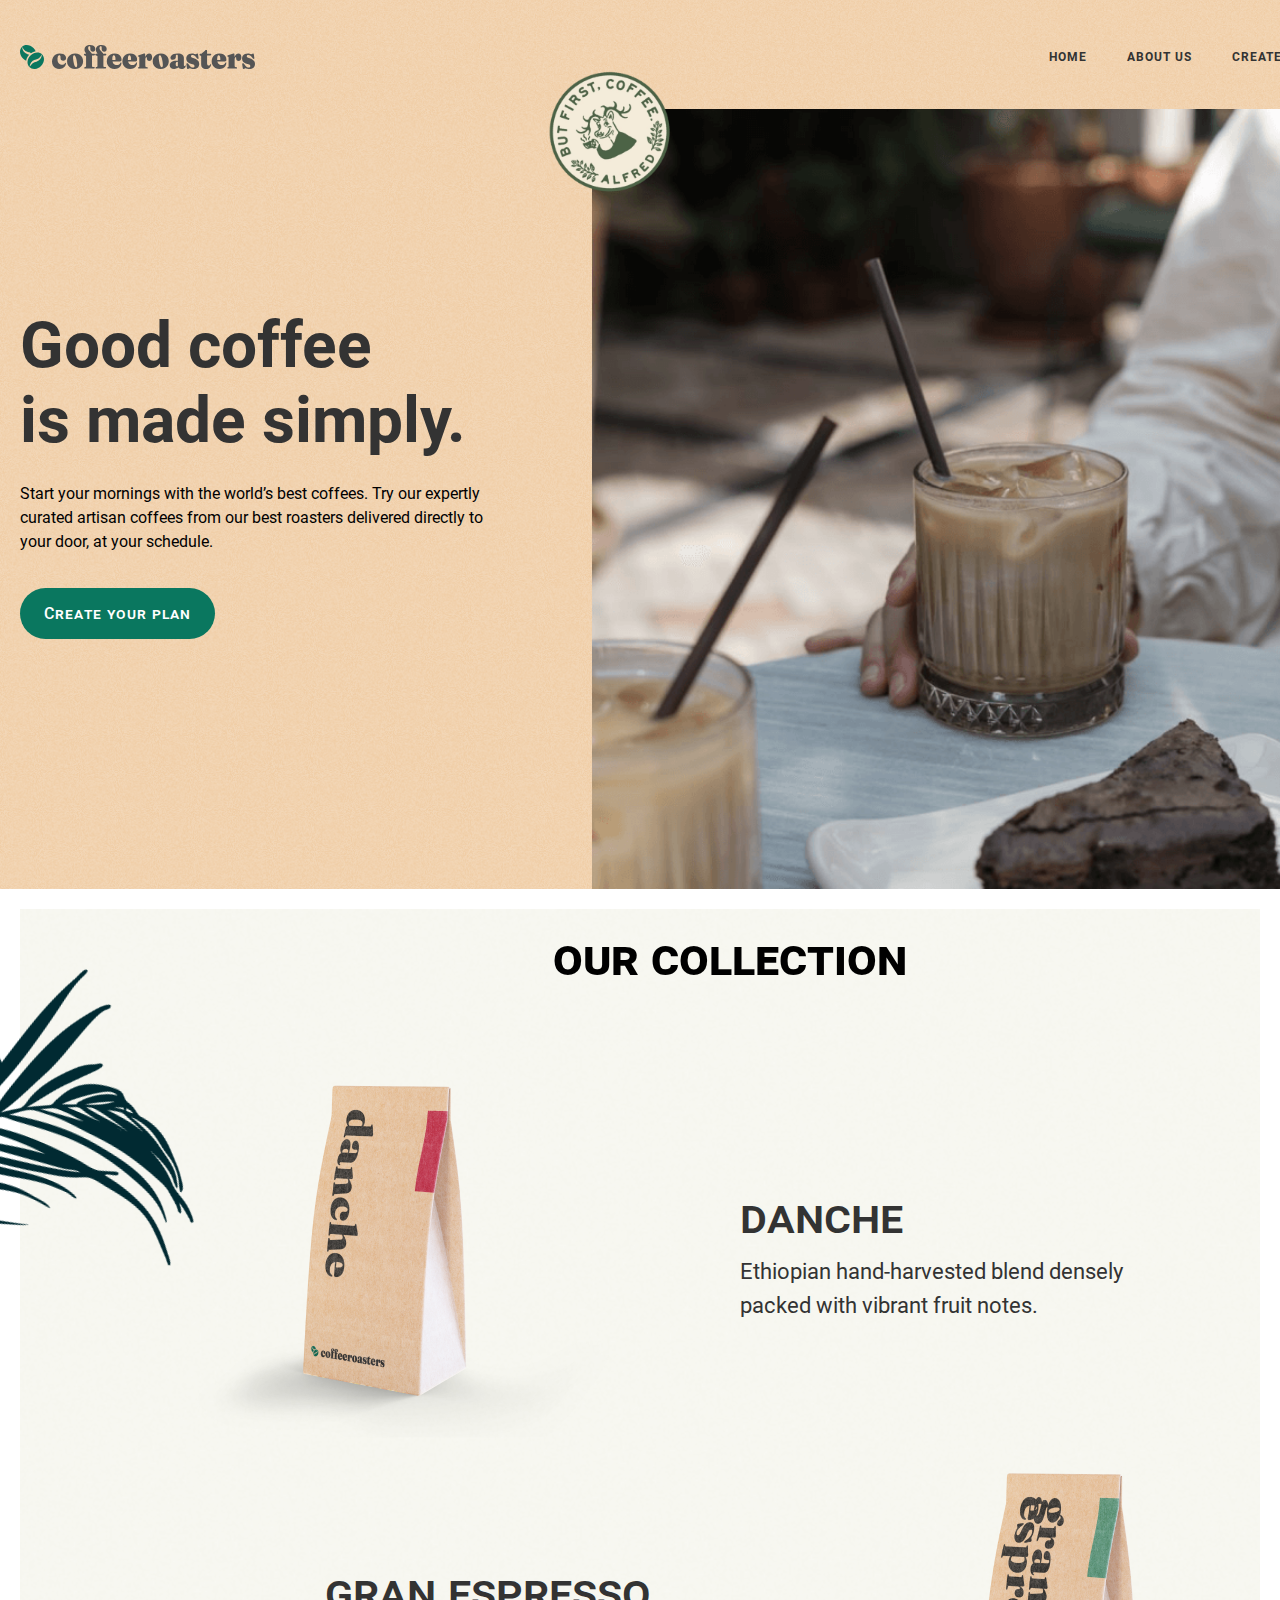
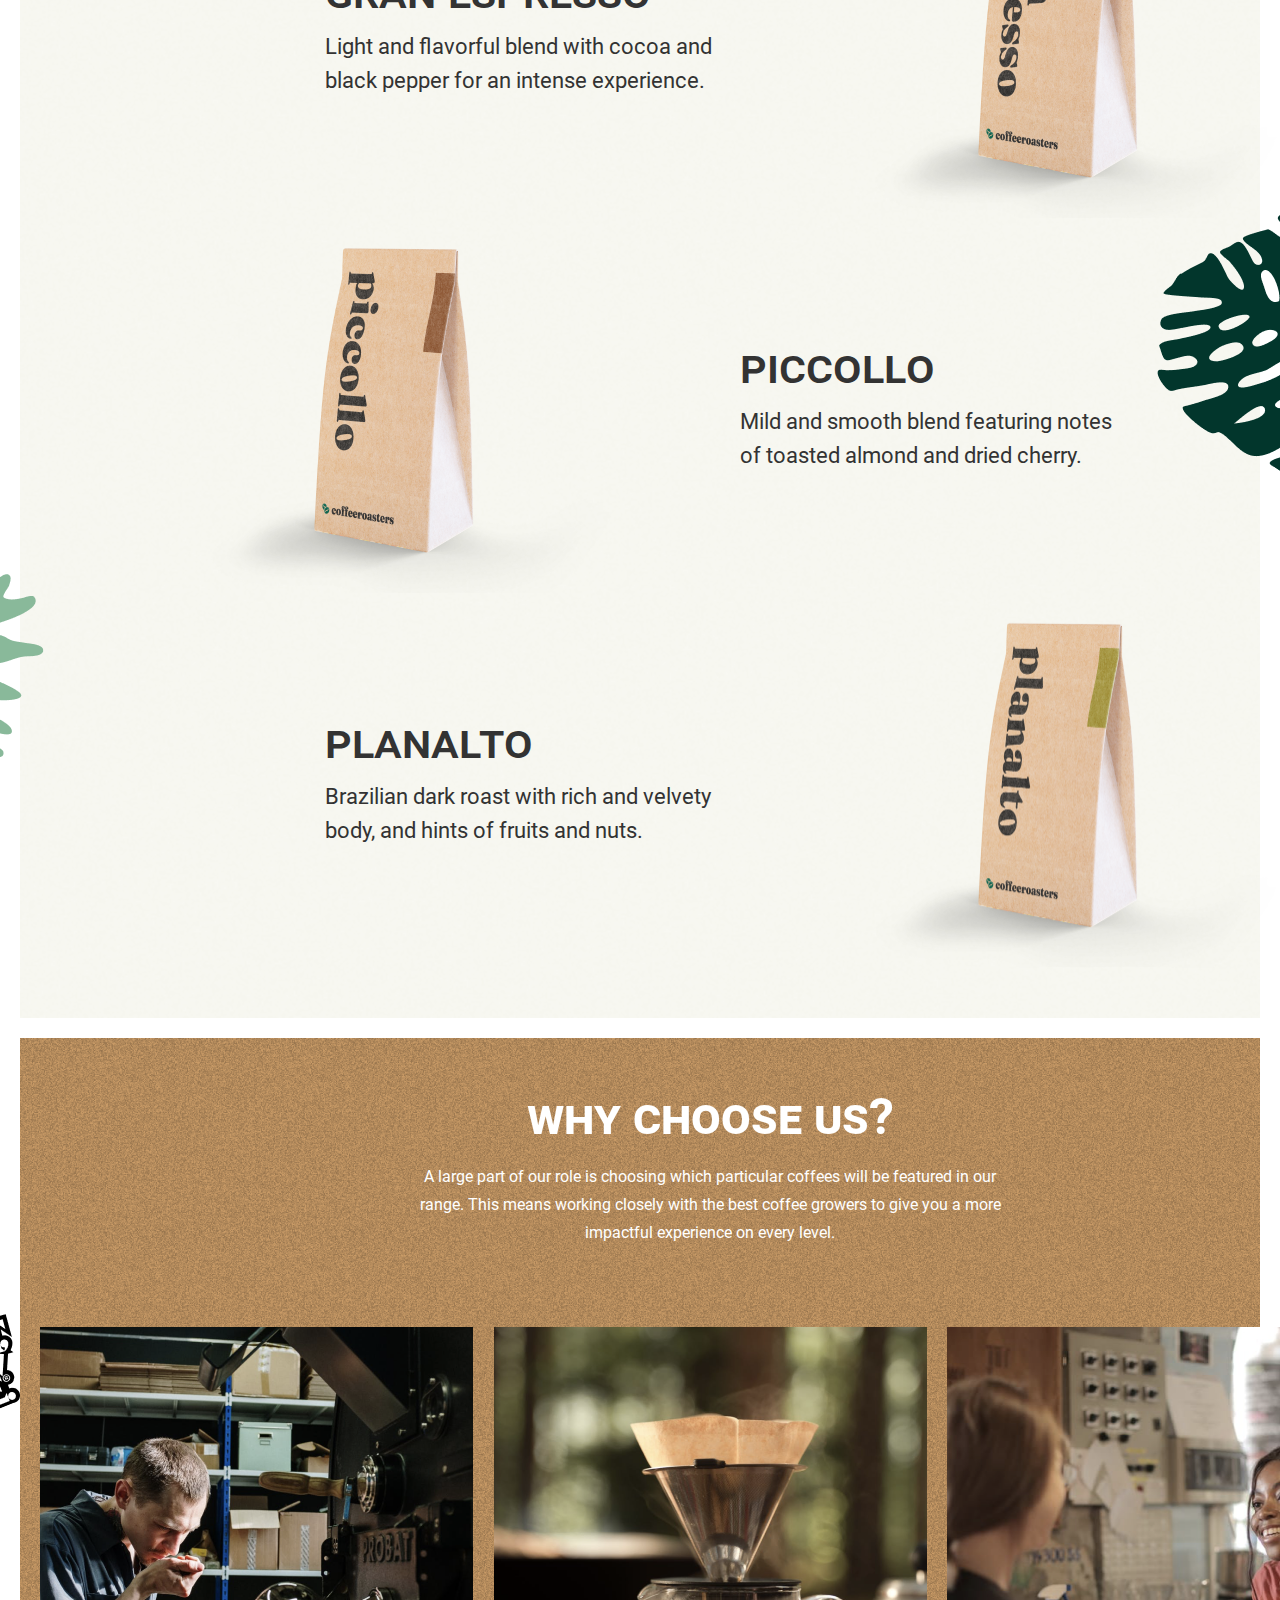
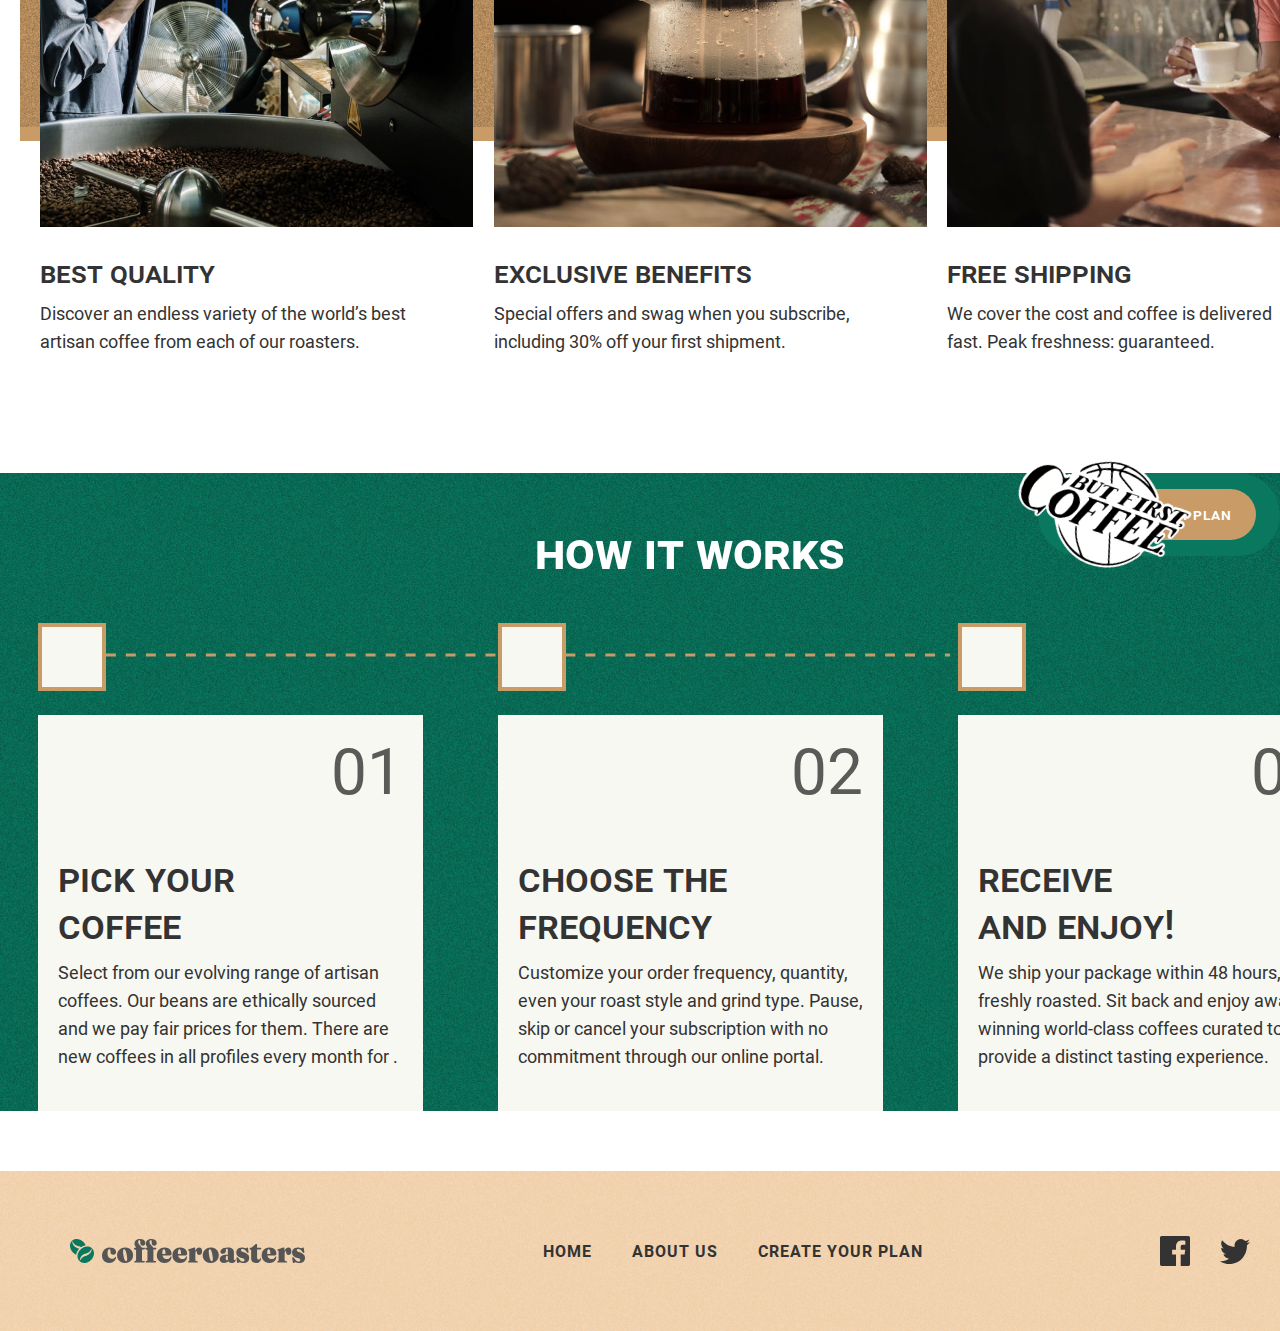
<file: index.html>
<!DOCTYPE html>
<html lang="en">
<head>
  <meta charset="UTF-8">
  <meta http-equiv="X-UA-Compatible" content="IE=edge">
  <meta name="viewport" content="width=device-width, initial-scale=1.0">
  <title>Coffeeroasters</title>
  <link rel="stylesheet" href="./css/main.css">
</head>
<body>
  <header class="header">
    <div class="container">
      <div class="header__inner">
        <img src="./images/header-logo.svg" alt="coffeeroasters site logo" class="header__logo" width="235" height="24">
        <nav class="header__nav nav">
          <ol class="nav__list">
            <li class="nav__item"><a href="./index.html" class="nav__link">HOME</a></li>
            <li class="nav__item"><a href="./about_us.html" class="nav__link">ABOUT US</a></li>
            <li class="nav__item"><a href="./create.html" class="nav__link">Create your plan</a></li>
          </ol>
        </nav>
      </div>
    </div>
  </header>
  
  <main>
    <section class="hero__section">
      <div class="hero">
        <div class="container">
          <div class="hero__inner">
            <div class="hero__left">
              <h1 class="hero__title">
                Good coffee <br>
                is made simply.
              </h1>
              <p class="hero__desc">
                Start your mornings with the world’s best coffees. 
                Try our expertly curated artisan coffees from our best roasters delivered directly to your door, at your schedule.
              </p>
              <a class="hero-button">
                Create your plan
              </a>
            </div>
            
          </div>
        </div>
      </div>
    </section>
    
    <section class="collection">
      <div class="collection__inner">
        <div class="collection__content">
          <div class="container">
            <h2 class="collection__title">
              our collection
            </h2>
            
            <ul class="collection__list">
              <li class="collection__item item">
                <img 
                src="./images/collection/c1.png"
                alt="picture of a box of danche coffee"
                srcset="./images/collection/c1.png 1x, ./images/collection/c1@2x.png 2x" 
                class="item__img odd">
                <div class="item__text">
                  <h3 class="item__title">
                    danche
                  </h3>
                  <p class="item__desc">
                    Ethiopian hand-harvested blend densely packed with vibrant fruit notes.
                  </p>
                </div>
              </li>
              <li class="collection__item item">
                <img 
                src="./images/collection/c2.png"
                srcset="./images/collection/c2.png 1x, ./images/collection/c2@2x.png 2x"  
                alt="picture of a box of danche coffee" 
                class="item__img even">
                <div class="item__text">
                  <h3 class="item__title">
                    gran espresso
                  </h3>
                  <p class="item__desc">
                    Light and flavorful blend with cocoa and black pepper for an intense experience.                  </p>
                  </div>
                </li>
                <li class="collection__item item">
                  <img 
                  src="./images/collection/c3.png"
                  srcset="./images/collection/c3.png 1x, ./images/collection/c3@2x.png 2x"  
                  alt="picture of a box of danche coffee" 
                  class="item__img odd">
                  <div class="item__text">
                    <h3 class="item__title">
                      piccollo
                    </h3>
                    <p class="item__desc">
                      Mild and smooth blend featuring notes of toasted almond and dried cherry.  
                    </p>
                  </div>
                </li>
                <li class="collection__item item">
                  <img 
                  src="./images/collection/c4.png"
                  srcset="./images/collection/c4.png 1x, ./images/collection/c4@2x.png 2x" 
                  alt="picture of a box of danche coffee" 
                  class="item__img even">
                  <div class="item__text">
                    <h3 class="item__title">
                      planalto
                    </h3>
                    <p class="item__desc">
                      Brazilian dark roast with rich and velvety body, and hints of fruits and nuts.                  
                    </p>
                    </div>
                  </li>
                </ul>
              </div>
            </div>
          </div>
    </section>
        
    <section class="why">
          <div class="why__inner">
            <div class="container">
              <div class="why__section">
                <div class="why__content">
                  <h2 class="why__title">
                    why choose us?
                  </h2>
                  <p class="why__desc">
                    A large part of our role is choosing which particular coffees will be featured 
                    in our range. This means working closely with the best coffee growers to give 
                    you a more impactful experience on every level.
                  </p>
                  
                  <ul class="why__list list">
                    <li class="list__item">
                      <img 
                      src="./images/why/why1.png"
                      src="./images/why/why1.png 1x, ./images/why/why1@x2.png 2x"  
                      alt="a guy is smelling coffee in warehouse" class="list__img">
                      <h3 class="list__title">
                        best quality
                      </h3>
                      <p class="list__desc">
                        Discover an endless variety of the world’s best <br> artisan coffee from each of our roasters.
                      </p>
                    </li>
                    <li class="list__item">
                      <img src="./images/why/why2.png" 
                      src="./images/why/why2.png 1x, ./images/why/why2@x2.png 2x"
                      alt="" class="list__img">
                      <h3 class="list__title">
                        exclusive benefits
                      </h3>
                      <p class="list__desc">
                        Special offers and swag when you subscribe, <br> including 30% off your first shipment.
                      </p>
                    </li>
                    <li class="list__item">
                      <img src="./images/why/why3.png" 
                      src="./images/why/why3.png 1x, ./images/why/why3@x2.png 2x"
                      alt="" class="list__img">
                      <h3 class="list__title">
                        free shipping
                      </h3>
                      <p class="list__desc">
                        We cover the cost and coffee is delivered <br> fast. Peak freshness: guaranteed.
                      </p>
                    </li>
                  </ul>
                </div>
              </div>
            </div>
          </div>
    </section>
        
    <section class="how">
          <div class="how__inner">
            <div class="container">
              <div class="how__content">
                <h2 class="how__tittle">
                  how it works
                </h2>
                
                <ol class="how__list">
                  <li class="how__item subitem">
                    <div class="subitem__box"></div>
                    <div class="subitem__text">
                      <p class="subitem__number">
                        01
                      </p>
                      <h3 class="subitem__title">
                        pick your coffee
                      </h3>
                      <p class="subitem__desc">
                        Select from our evolving range of artisan coffees.
                        Our beans are ethically sourced and we pay fair prices for them. 
                        There are new coffees in all profiles every month for .
                      </p>
                    </div>
                  </li>
                  
                  <li class="how__item subitem">
                    <div class="subitem__box"></div>
                    <div class="subitem__text">
                      <p class="subitem__number">
                        02
                      </p>
                      <h3 class="subitem__title">
                        choose the frequency
                      </h3>
                      <p class="subitem__desc">
                        Customize your order frequency, quantity, even your roast style and grind type.
                        Pause, skip or cancel your subscription with no commitment through our online portal.
                      </p>
                    </div>
                  </li>
                  
                  <li class="how__item subitem">
                    <div class="subitem__box"></div>
                    <div class="subitem__text">
                      <p class="subitem__number">
                        03
                      </p>
                      <h3 class="subitem__title">
                        receive and enjoy!
                      </h3>
                      <p class="subitem__desc">
                        We ship your package within 48 hours, freshly roasted.
                        Sit back and enjoy award-winning world-class coffees curated to provide a distinct 
                        tasting experience.
                      </p>
                    </div>
                  </li>
                </ol>

                <div class="how__button button">
                  <a href="#" class="button__link">
                    create your plan
                  </a>
                </div>
              </div>
            </div>
          </div>
    </section>
  </main>

  <footer>
    <div class="footer">
      <div class="container">
        <div class="footer__inner">
          <a href="./index.html" class="footer__link">
            <img src="./images/footer-img.svg" alt="coffeeroasters site logo" class="footer__logo">
          </a>

          <ol class="footer__nav">
            <li class="footer__item subitem">
              <a href="./index.html" class="subitem__link">
                HOME
              </a>
            </li>
            <li class="footer__item subitem">
              <a href="./about_us.html" class="subitem__link">
                ABOUT US
              </a>
            </li>
            <li class="footer__item subitem">
              <a href="#" class="subitem__link">
                create your plan
              </a>
            </li>
          </ol>

          <ul class="footer__list">
            <li class="footer__subitem">
              <a href="https://www.facebook.com" class="facebook">
                <img class="facebook__icon" src="./images/facebook.svg" alt="facebook icon">
              </a>
            </li>
            <li class="footer__subitem">
              <a href="https://www.facebook.com" class="facebook">
                <img class="facebook__icon" src="./images/twitter.svg" alt="twitter icon">
              </a>
            </li>
            <li class="footer__subitem">
              <a href="https://www.facebook.com" class="facebook">
                <img class="facebook__icon" src="./images/instagram.svg" alt="instagram icon">
              </a>
            </li>
          </ul>
        </div>
      </div>
    </div>
  </footer>


</body>
</html>
</file>
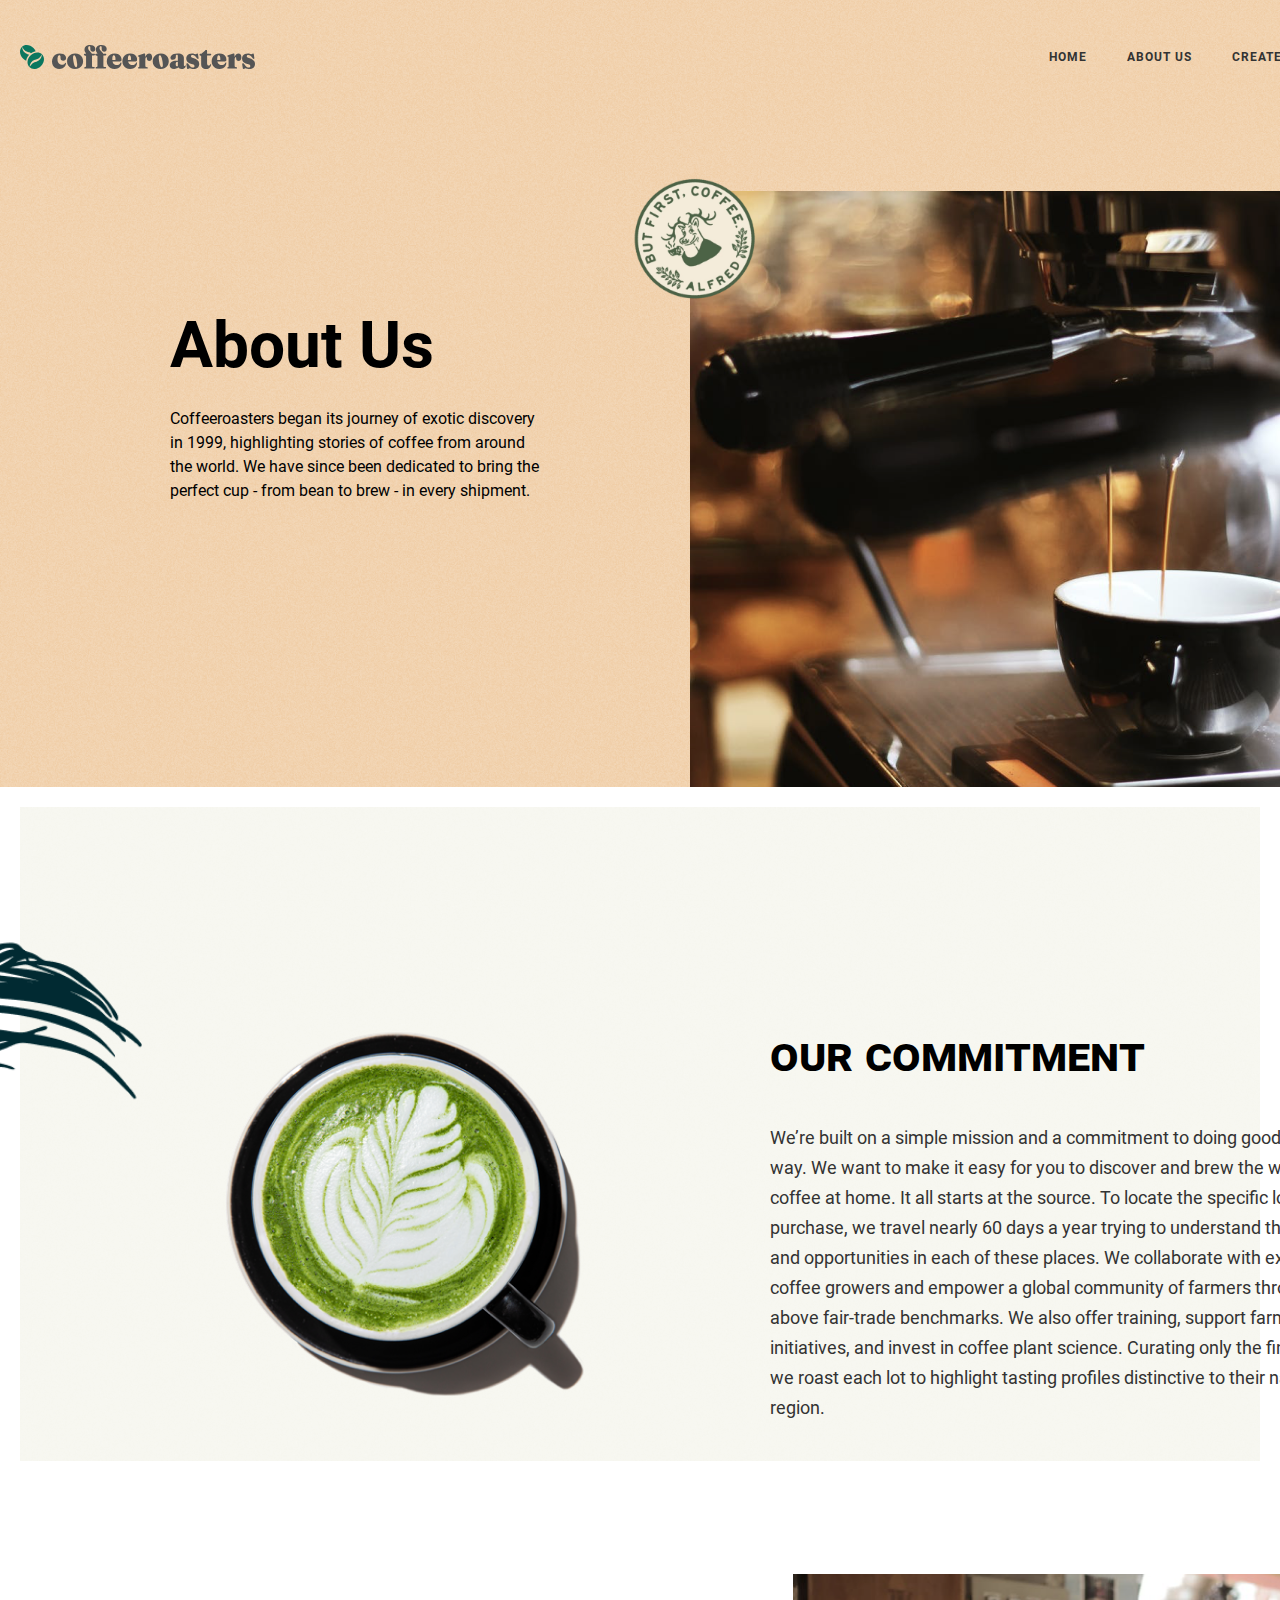
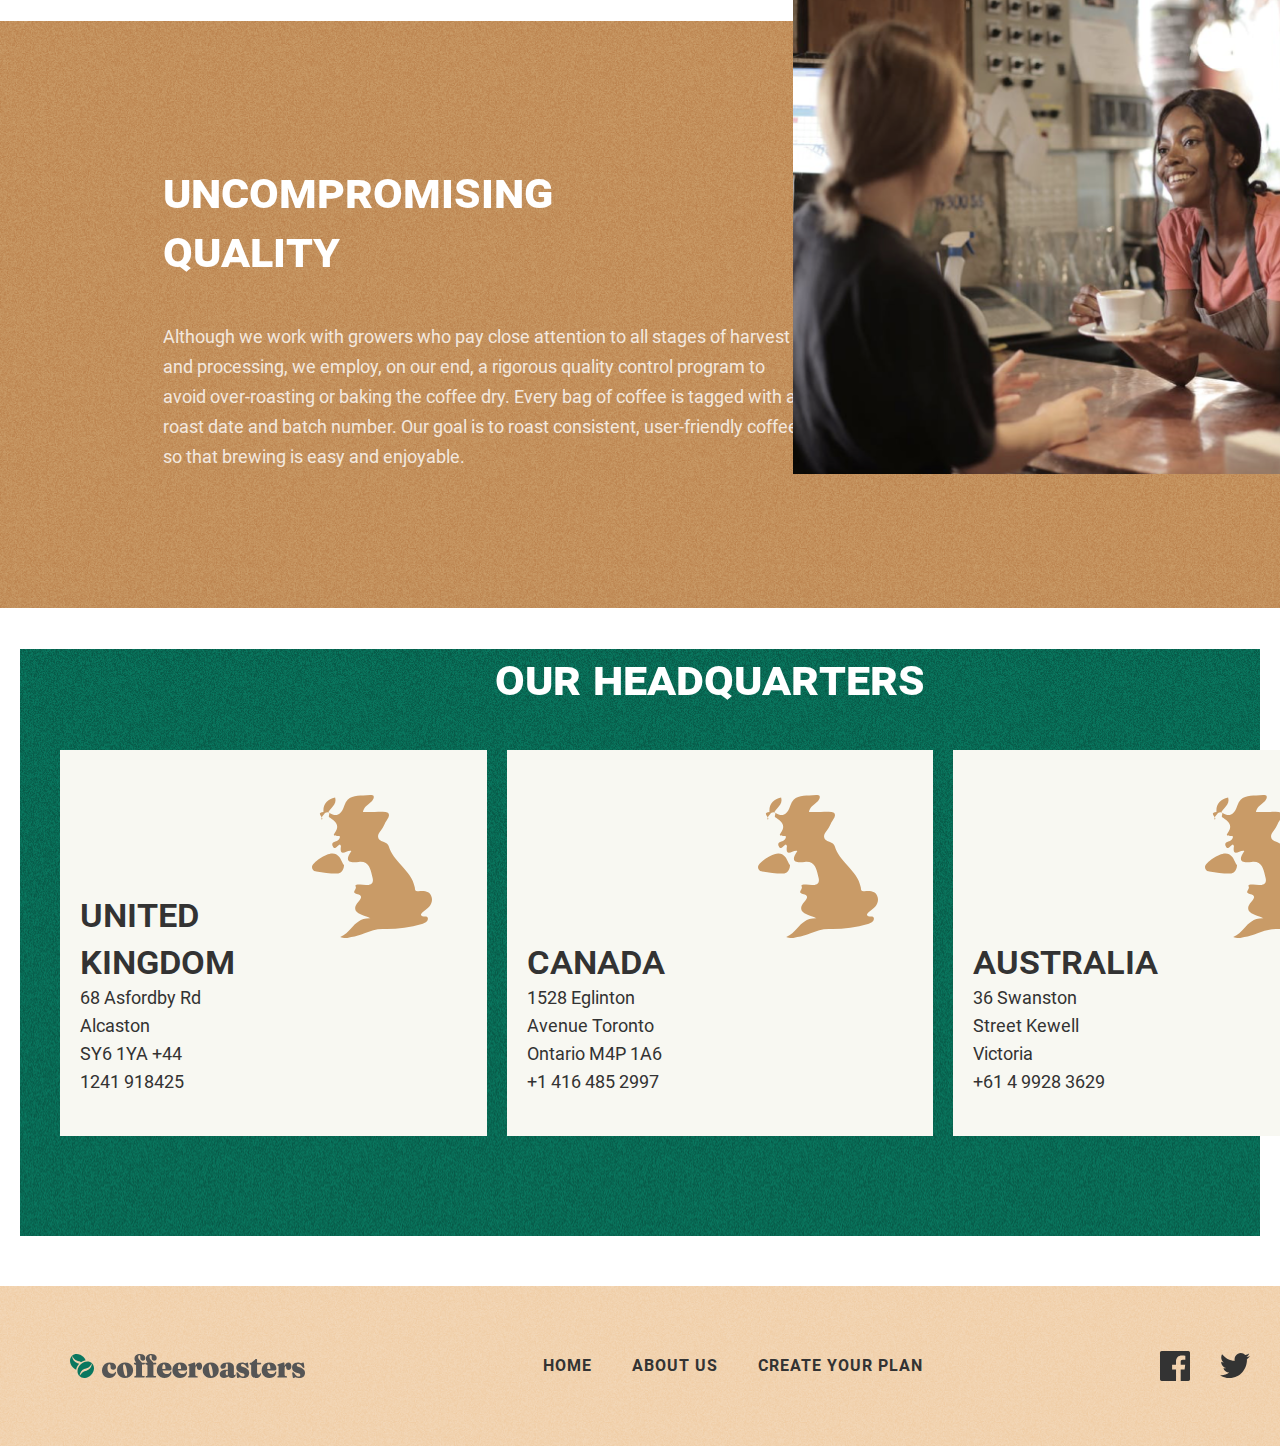
<file: about_us.html>
<!DOCTYPE html>
<html lang="en">
<head>
  <meta charset="UTF-8">
  <meta http-equiv="X-UA-Compatible" content="IE=edge">
  <meta name="viewport" content="width=device-width, initial-scale=1.0">
  <title>About us</title>
  <link rel="stylesheet" href="./css/normalize.css">
  <link rel="stylesheet" href="./css/main.css">
</head>
<body>
  <header class="header">
    <div class="container">
      <div class="header__inner">
        <img src="./images/header-logo.svg" alt="coffeeroasters site logo" class="header__logo" width="235" height="24">
        <nav class="header__nav nav">
          <ol class="nav__list">
            <li class="nav__item"><a href="./index.html" class="nav__link">HOME</a></li>
            <li class="nav__item"><a href="./about_us.html" class="nav__link">ABOUT US</a></li>
            <li class="nav__item"><a href="./create.html" class="nav__link">Create your plan</a></li>
          </ol>
        </nav>
      </div>
    </div>
  </header>
  
  
  <main>
    <section class="hero__section">
      <div class="about-hero">
        <div class="container">
          <div class="about-hero__inner ">
            <div class="about-hero__left">
              <h1 class="about-hero__title">
                About Us
              </h1>
              <p class="about-hero__desc">
                Coffeeroasters began its journey of exotic discovery in 1999,
                highlighting stories of coffee from around the world. We have since been dedicated to bring 
                the perfect cup - from bean to brew - in every shipment.
              </p>
            </div>
          </div>
        </div>
      </div>
    </section>
    
    <section class="commitment">
      <div class="commitment__inner">
        <div class="container">
          <div class="commitment__content">
            <img 
            src="./images/about__us/commitment_img.png" 
            srcset="./images/about__us/commitment_img.png 1x, ./images/about__us/commitment_img@2x.png 2x"
            alt="a cup of green coffee with white list" 
            class="commitment__img">
            <div class="commitment__text text">
              <h2 class="text__title">
                our commitment
              </h2>
              <p class="text__desc">
                We’re built on a simple mission and a commitment to doing good along the way. We want 
                to make it easy for you to discover and brew the world’s best coffee at home. It all starts at 
                the source. To locate the specific lots we want to purchase, we travel nearly 60 days a year 
                trying to understand the challenges and opportunities in each of these places. We collaborate 
                with exceptional coffee growers and empower a global community of farmers through with well 
                above fair-trade benchmarks. We also offer training, support farm community initiatives, and 
                invest in coffee plant science. Curating only the finest blends, we roast each lot to highlight 
                tasting profiles distinctive to their native growing region.
              </p>
            </div>
          </div>
        </div>
      </div>
    </section>
    
    <section class="quality">
      <div class="quality__inner">
        <div class="container">
          <div class="quality__content">
            <h2 class="quality__title">
              uncompromising <br> quality
            </h2>
            <p class="quality__desc">
              Although we work with growers who pay close attention to all stages of harvest and processing, 
              we employ, on our end, a rigorous quality control program to avoid over-roasting or baking the coffee dry. 
              Every bag of coffee is tagged with a roast date and batch number. 
              Our goal is to roast consistent, user-friendly coffee, so that brewing is easy and enjoyable.
            </p>
          </div>
        </div>
      </div>
    </section>
    
    <section class="quarter">
      <div class="quarter__inner">
        <div class="container">
          <div class="quarter__content">
            <h2 class="quarter__header">
              our headquarters
            </h2>
            
            <ul class="quarter__list">
              <li class="quarter__item uk">
                <h3 class="uk__header">
                  united kingdom
                </h3>
                <p class="uk__address">
                  68  Asfordby Rd
                  Alcaston <br>
                  SY6 1YA
                  +44 1241 918425
                </p>
              </li>
              
              <li class="quarter__item uk">
                <h3 class="uk__header canada">
                  canada
                </h3>
                <p class="uk__address canada__address">
                  1528  Eglinton Avenue
                  Toronto <br>
                  Ontario M4P 1A6
                  +1 416 485 2997
                </p>
              </li>
              
              <li class="quarter__item uk">
                <h3 class="uk__header australia">
                  australia
                </h3>
                <p class="uk__address australia__address">
                  36 Swanston Street
                  Kewell <br>
                  Victoria <br>
                  +61 4 9928 3629
                </p>
              </li>
            </ul>
          </div>
        </div>
      </div>
    </section>
  </main>
  
  
  <footer>
    <div class="footer">
      <div class="container">
        <div class="footer__inner">
          <a href="./index.html" class="footer__link">
            <img src="./images/footer-img.svg" alt="coffeeroasters site logo" class="footer__logo">
          </a>
          
          <ol class="footer__nav">
            <li class="footer__item subitem">
              <a href="./index.html" class="subitem__link">
                HOME
              </a>
            </li>
            <li class="footer__item subitem">
              <a href="./about_us.html" class="subitem__link">
                ABOUT US
              </a>
            </li>
            <li class="footer__item subitem">
              <a href="#" class="subitem__link">
                create your plan
              </a>
            </li>
          </ol>
          
          <ul class="footer__list">
            <li class="footer__subitem">
              <a href="https://www.facebook.com" class="facebook">
                <img class="facebook__icon" src="./images/facebook.svg" alt="facebook icon">
              </a>
            </li>
            <li class="footer__subitem">
              <a href="https://www.facebook.com" class="facebook">
                <img class="facebook__icon" src="./images/twitter.svg" alt="twitter icon">
              </a>
            </li>
            <li class="footer__subitem">
              <a href="https://www.facebook.com" class="facebook">
                <img class="facebook__icon" src="./images/instagram.svg" alt="instagram icon">
              </a>
            </li>
          </ul>
        </div>
      </div>
    </div>
  </footer>
</body>
</html>
</file>
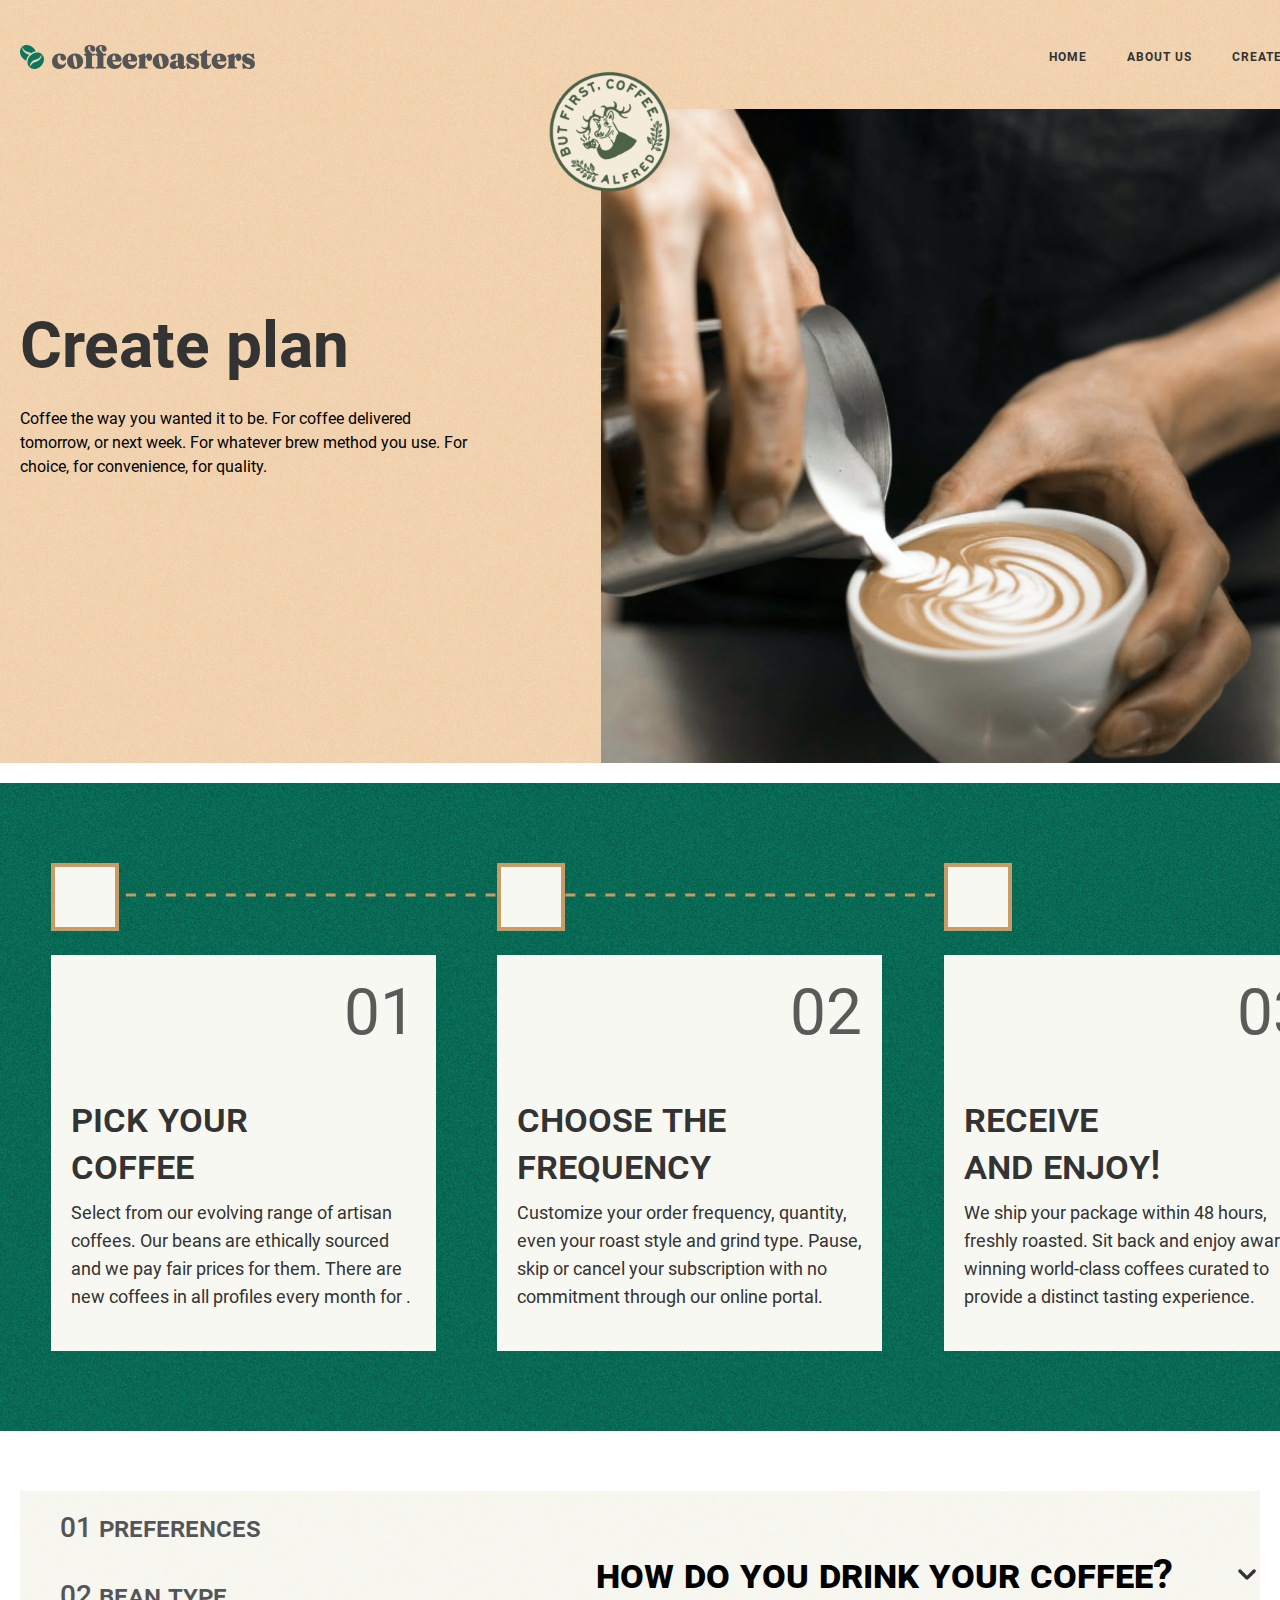
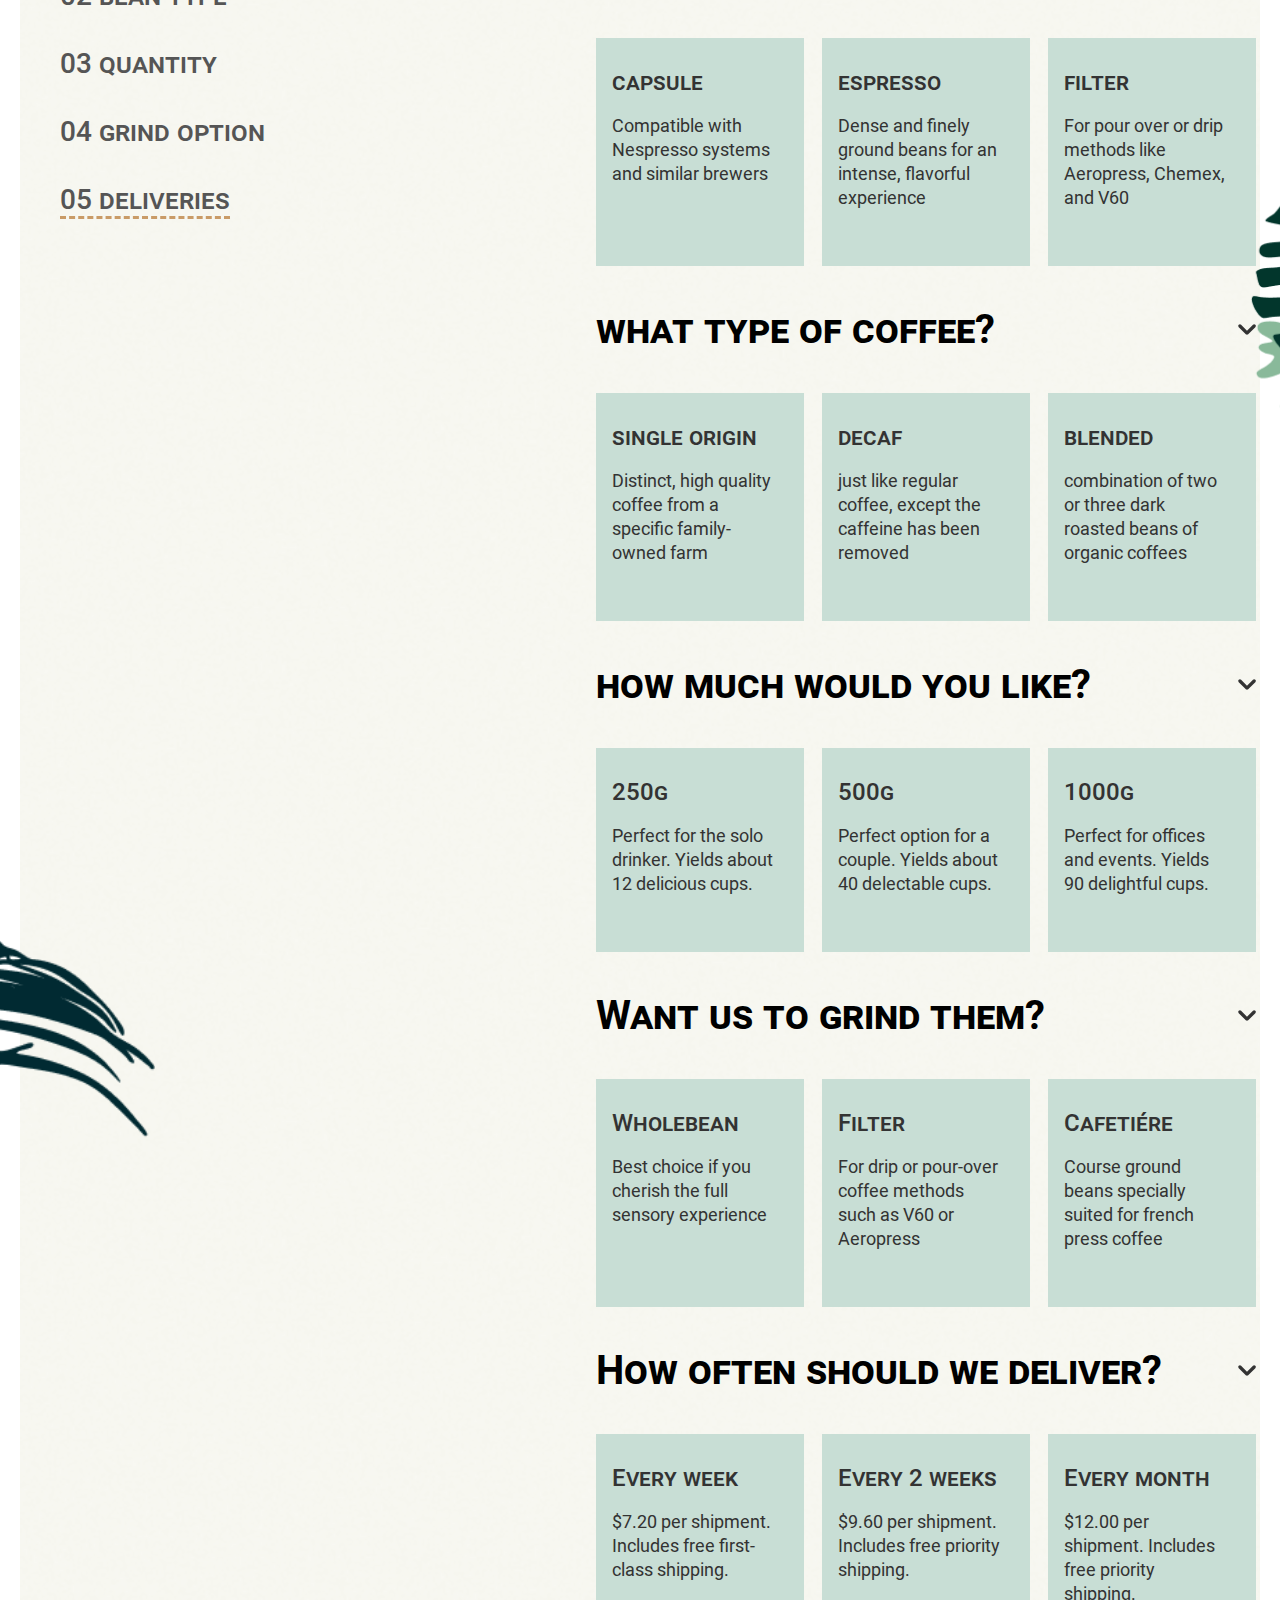
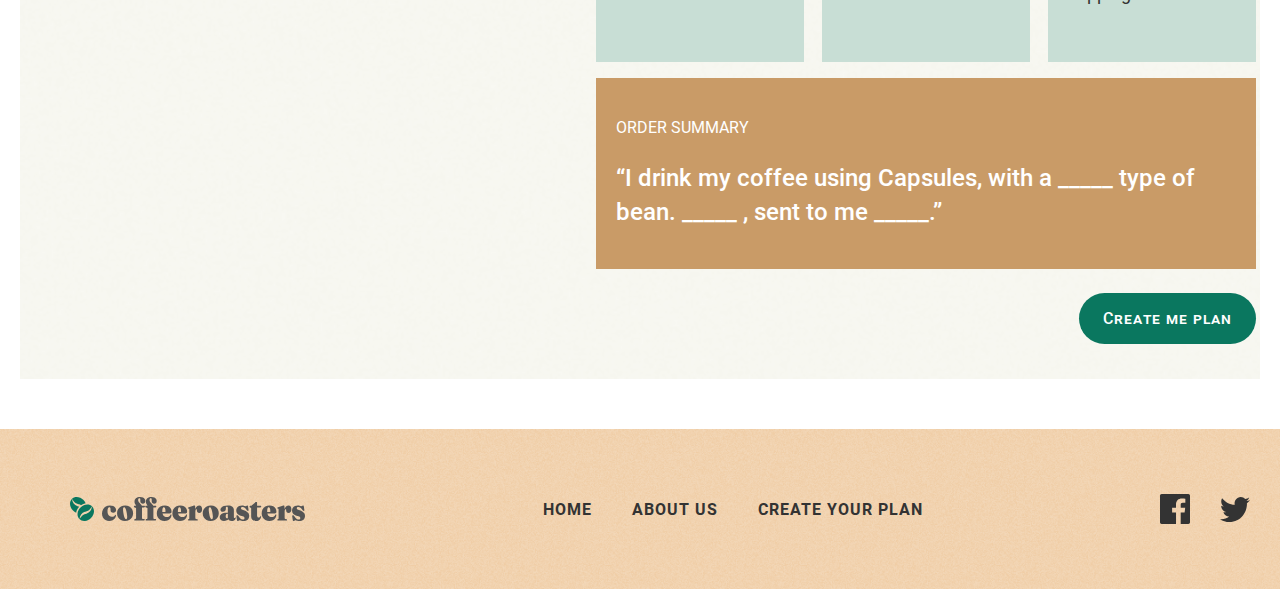
<file: create.html>
<!DOCTYPE html>
<html lang="en">
<head>
  <meta charset="UTF-8">
  <meta http-equiv="X-UA-Compatible" content="IE=edge">
  <meta name="viewport" content="width=device-width, initial-scale=1.0">
  <title>Create plan</title>
  <link rel="stylesheet" href="./css/main.css">
</head>
<body>
  <header class="header">
    <div class="container">
      <div class="header__inner">
        <img src="./images/header-logo.svg" alt="coffeeroasters site logo" class="header__logo" width="235" height="24">
        <nav class="header__nav nav">
          <ol class="nav__list">
            <li class="nav__item"><a href="./index.html" class="nav__link">HOME</a></li>
            <li class="nav__item"><a href="./about_us.html" class="nav__link">ABOUT US</a></li>
            <li class="nav__item"><a href="./create.html" class="nav__link">Create your plan</a></li>
          </ol>
        </nav>
      </div>
    </div>
  </header>
  
  <main>
    <section class="hero-create__section">
      <div class="hero-create">
        <div class="container">
          <div class="hero-create__inner">
            <div class="hero-create__left">
              <h1 class="hero-create__title">
                Create plan
              </h1>
              <p class="hero-create__desc">
                Coffee the way you wanted it to be. For coffee delivered tomorrow, or next week. For whatever brew method you use. 
                For choice, for convenience, for quality.
              </p>
            </div>
          </div>
        </div>
      </div>
    </section>
    
    <section class="how-create">
      <div class="how__inner-create">
        <div class="container">
          <div class="how__content-create">
            
            <ol class="how__list-create">
              <li class="how__item subitem-create">
                <div class="subitem__box-create"></div>
                <div class="subitem__text-create">
                  <p class="subitem__number-create">
                    01
                  </p>
                  <h3 class="subitem__title-create">
                    pick your coffee
                  </h3>
                  <p class="subitem__desc-create">
                    Select from our evolving range of artisan coffees.
                    Our beans are ethically sourced and we pay fair prices for them. 
                    There are new coffees in all profiles every month for .
                  </p>
                </div>
              </li>
              
              <li class="how__item subitem-create">
                <div class="subitem__box-create"></div>
                <div class="subitem__text-create">
                  <p class="subitem__number-create">
                    02
                  </p>
                  <h3 class="subitem__title-create">
                    choose the frequency
                  </h3>
                  <p class="subitem__desc-create">
                    Customize your order frequency, quantity, even your roast style and grind type.
                    Pause, skip or cancel your subscription with no commitment through our online portal.
                  </p>
                </div>
              </li>
              
              <li class="how__item subitem-create">
                <div class="subitem__box-create"></div>
                <div class="subitem__text-create">
                  <p class="subitem__number-create">
                    03
                  </p>
                  <h3 class="subitem__title-create">
                    receive and enjoy!
                  </h3>
                  <p class="subitem__desc-create">
                    We ship your package within 48 hours, freshly roasted.
                    Sit back and enjoy award-winning world-class coffees curated to provide a distinct 
                    tasting experience.
                  </p>
                </div>
              </li>
            </ol>
          </div>
        </div>
      </div>
    </section>
    
    <section class="form">
      <div class="form__inner">
        <div class="container">


          <div class="form__content">


            <div class="form__left left">
              <ol class="left__menu">
                <li class="left__item">
                  <a href="#" class="left__link">
                    01 preferences
                  </a>
                </li>
                
                <li class="left__item">
                  <a href="#" class="left__link">
                    02 bean type
                  </a>
                </li>
                
                <li class="left__item">
                  <a href="#" class="left__link">
                    03 quantity
                  </a>
                </li>
                
                <li class="left__item">
                  <a href="#" class="left__link">
                    04 grind option
                  </a>
                </li>
                
                <li class="left__item">
                  <a href="#" class="left__link">
                    05 deliveries
                  </a>
                </li>
              </ol>
            </div>
            
            <div class="form__right right">
              <form 
              action="https://echo.htmlacademy.ru/courses" 
              method="post" 
              class="right__form">
              
              <div class="right__how-coffee how-coffee">
                <div class="how-coffee__header">
                  <h3 class="how-coffee__title">
                    how do you drink your coffee?
                  </h3>
                  <img src="./images/Vector_down.svg" 
                  alt="Vector_down" width="18"
                  class="how-coffee__img" height="10">
                </div>
                
                
                <div class="how-coffee__contant">
                  
                  <div class="how-coffee__box">
                    <input type="radio" id="how-coffee" name="how__coffee" 
                    class="how-coffee__input visually-hidden">
                    <div class="first">
                      <label for="how-coffee" class="how-coffee__label">
                        <strong class="how-coffee__strong">
                          filter
                        </strong>
                        <p class="how-coffee__desc">
                          For pour over or drip methods like Aeropress, Chemex, and V60
                        </p>
                      </label>
                    </div>
                  </div>
                  
                  <div class="how-coffee__box">
                    <input type="radio" id="how--coffee" name="how__coffee" 
                    class="how-coffee__input visually-hidden">
                    <div class="second">
                      <label for="how--coffee" class="how-coffee__label">
                        <strong class="how-coffee__strong">
                          espresso
                        </strong>
                        <p class="how-coffee__desc">
                          Dense and finely ground beans for an intense, flavorful experience
                        </p>
                      </label>
                    </div>
                  </div>
                  
                  <div class="how-coffee__box">
                    <input type="radio" id="how---coffee" name="how__coffee" 
                    class="how-coffee__input visually-hidden">
                    <div class="third">
                      <label for="how---coffee" class="how-coffee__label">
                        <strong class="how-coffee__strong">
                          capsule
                        </strong>
                        <p class="how-coffee__desc little">
                          Compatible with Nespresso systems and similar brewers
                        </p>
                      </label>
                    </div>
                  </div>
                  
                  
                </div>
                
                
                
                <div class="how-coffee__header">
                  <h3 class="how-coffee__title">
                    what type of coffee?
                  </h3>
                  <img src="./images/Vector_down.svg" 
                  alt="Vector_down" width="18"
                  class="how-coffee__img" height="10">
                </div>
                
                <div class="type-coffee">
                  
                  <div class="how-coffee__box">
                    <input type="radio" id="how-type" name="type__coffee" 
                    class="how-coffee__input visually-hidden">
                    <div class="type__first">
                      <label for="how-type" class="how-coffee__label">
                        <strong class="how-coffee__strong">
                          single origin
                        </strong>
                        <p class="how-coffee__desc">
                          Distinct, high quality coffee from a specific family-owned farm
                        </p>
                      </label>
                    </div>
                  </div>
                  
                  <div class="how-coffee__box">
                    <input type="radio" id="how--type" name="type__coffee" 
                    class="how-coffee__input visually-hidden">
                    <div class="type__second">
                      <label for="how--type" class="how-coffee__label">
                        <strong class="how-coffee__strong">
                          decaf
                        </strong>
                        <p class="how-coffee__desc">
                          just like regular coffee, except the caffeine has been removed
                        </p>
                      </label>
                    </div>
                  </div>
                  
                  <div class="how-coffee__box">
                    <input type="radio" id="how---type" name="type__coffee" 
                    class="how-coffee__input visually-hidden">
                    <div class="type__third">
                      <label for="how---type" class="how-coffee__label">
                        <strong class="how-coffee__strong">
                          blended
                        </strong>
                        <p class="how-coffee__desc">
                          combination of two or three dark roasted beans of organic coffees
                        </p>
                      </label>
                    </div>
                  </div>
                </div>
                
                
                <div class="how-coffee__header">
                  <h3 class="how-coffee__title">
                    how much would you like?
                  </h3>
                  <img src="./images/Vector_down.svg" 
                  alt="Vector_down" width="18"
                  class="how-coffee__img" height="10">
                </div>
                
                <div class="how-much">
                  
                  <div class="how-coffee__box">
                    <input type="radio" id="how-much" name="how-much" 
                    class="how-coffee__input visually-hidden">
                    <div class="much__first">
                      <label for="how-much" class="how-coffee__label">
                        <strong class="how-coffee__strong">
                          250g
                        </strong>
                        <p class="how-coffee__desc">
                          Perfect for the solo drinker. Yields about 12 delicious cups.
                        </p>
                      </label>
                    </div>
                  </div>
                  
                  <div class="how-coffee__box">
                    <input type="radio" id="how--much" name="how-much" 
                    class="how-coffee__input visually-hidden">
                    <div class="much__second">
                      <label for="how--much" class="how-coffee__label">
                        <strong class="how-coffee__strong">
                          500g
                        </strong>
                        <p class="how-coffee__desc">
                          Perfect option for a couple. Yields about 40 delectable cups.
                        </p>
                      </label>
                    </div>
                  </div>
                  
                  <div class="how-coffee__box">
                    <input type="radio" id="how---much" name="how-much" 
                    class="how-coffee__input visually-hidden">
                    <div class="much__third">
                      <label for="how---much" class="how-coffee__label">
                        <strong class="how-coffee__strong">
                          1000g
                        </strong>
                        <p class="how-coffee__desc">
                          Perfect for offices and events. Yields 90 delightful cups.
                        </p>
                      </label>
                    </div>
                  </div>
                </div>

                <div class="how-coffee__header">
                  <h3 class="how-coffee__title">
                    Want us to grind them?
                  </h3>
                  <img src="./images/Vector_down.svg" 
                  alt="Vector_down" width="18"
                  class="how-coffee__img" height="10">
                </div>
                
                <div class="how-much">
                  
                  <div class="how-coffee__box">
                    <input type="radio" id="how-grind" name="grind" 
                    class="how-coffee__input visually-hidden">
                    <div class="grind__first">
                      <label for="how-grind" class="how-coffee__label">
                        <strong class="how-coffee__strong">
                          Wholebean
                        </strong>
                        <p class="how-coffee__desc little">
                          Best choice if you cherish the full sensory experience
                        </p>
                      </label>
                    </div>
                  </div>
                  
                  <div class="how-coffee__box">
                    <input type="radio" id="how--grind" name="grind" 
                    class="how-coffee__input visually-hidden">
                    <div class="grind__second">
                      <label for="how--grind" class="how-coffee__label">
                        <strong class="how-coffee__strong">
                          Filter
                        </strong>
                        <p class="how-coffee__desc">
                          For drip or pour-over coffee methods such as V60 or Aeropress
                        </p>
                      </label>
                    </div>
                  </div>
                  
                  <div class="how-coffee__box">
                    <input type="radio" id="how---grind" name="grind" 
                    class="how-coffee__input visually-hidden">
                    <div class="grind__third">
                      <label for="how---grind" class="how-coffee__label">
                        <strong class="how-coffee__strong">
                          Cafetiére
                        </strong>
                        <p class="how-coffee__desc">
                          Course ground beans specially suited for french press coffee
                        </p>
                      </label>
                    </div>
                  </div>
                </div>


                <div class="how-coffee__header">
                  <h3 class="how-coffee__title">
                    How often should we deliver?
                  </h3>
                  <img src="./images/Vector_down.svg" 
                  alt="Vector_down" width="18"
                  class="how-coffee__img" height="10">
                </div>
                
                <div class="how-much">
                  
                  <div class="how-coffee__box">
                    <input type="radio" id="how-often" name="often" 
                    class="how-coffee__input visually-hidden">
                    <div class="often__first">
                      <label for="how-often" class="how-coffee__label">
                        <strong class="how-coffee__strong">
                          Every week
                        </strong>
                        <p class="how-coffee__desc little">
                          $7.20 per shipment. Includes free first-class shipping.
                        </p>
                      </label>
                    </div>
                  </div>
                  
                  <div class="how-coffee__box">
                    <input type="radio" id="how--often" name="often" 
                    class="how-coffee__input visually-hidden">
                    <div class="often__second">
                      <label for="how--often" class="how-coffee__label">
                        <strong class="how-coffee__strong">
                          Every 2 weeks
                        </strong>
                        <p class="how-coffee__desc little">
                          $9.60 per shipment. Includes free priority shipping.
                        </p>
                      </label>
                    </div>
                  </div>
                  
                  <div class="how-coffee__box">
                    <input type="radio" id="how---often" name="often" 
                    class="how-coffee__input visually-hidden">
                    <div class="often__third">
                      <label for="how---often" class="how-coffee__label">
                        <strong class="how-coffee__strong">
                          Every month
                        </strong>
                        <p class="how-coffee__desc">
                          $12.00 per shipment. Includes free priority shipping.
                        </p>
                      </label>
                    </div>
                  </div>
                </div>


                <div class="order__list">
                  <p class="order__header">
                    Order Summary
                  </p>
                  <p class="order__text">
                    “I drink my coffee using Capsules, with a _____ type of bean. _____ , sent to me _____.”
                  </p>
                </div>

                <div class="button__box">
                  <button class="button" type="submit">
                    Create me plan
                  </button>
                </div>

              </div>





              </form>
            </div>


          </div>


        </div>
      </div>
    </section>
  </main>
  
  
  
  
  
  
  
  
  
  
  
  
  
  
  <footer>
    <div class="footer">
      <div class="container">
        <div class="footer__inner">
          <a href="./index.html" class="footer__link">
            <img src="./images/footer-img.svg" alt="coffeeroasters site logo" class="footer__logo">
          </a>
          
          <ol class="footer__nav">
            <li class="footer__item subitem">
              <a href="./index.html" class="subitem__link">
                HOME
              </a>
            </li>
            <li class="footer__item subitem">
              <a href="./about_us.html" class="subitem__link">
                ABOUT US
              </a>
            </li>
            <li class="footer__item subitem">
              <a href="#" class="subitem__link">
                create your plan
              </a>
            </li>
          </ol>
          
          <ul class="footer__list">
            <li class="footer__subitem">
              <a href="https://www.facebook.com" class="facebook">
                <img class="facebook__icon" src="./images/facebook.svg" alt="facebook icon">
              </a>
            </li>
            <li class="footer__subitem">
              <a href="https://www.facebook.com" class="facebook">
                <img class="facebook__icon" src="./images/twitter.svg" alt="twitter icon">
              </a>
            </li>
            <li class="footer__subitem">
              <a href="https://www.facebook.com" class="facebook">
                <img class="facebook__icon" src="./images/instagram.svg" alt="instagram icon">
              </a>
            </li>
          </ul>
        </div>
      </div>
    </div>
  </footer>
  
</body>
</html>
</file>
<file: css/main.css>
:root {
  --main-header-bgc: #F3D7B7;
  --main-hero-bgc: #F3D7B7;
  --main-footer-bgc: #F3D7B7;
  --hero-button-bgc:#0A775F;
  --main-collection-bgc:#f8f8f2;
  --main-why-bgc:#c99b67;
  --main-why-color:#ffffff;
  --main-color:#333333;
  --main-how-bgi:#0a775f;
}

@font-face {
  font-family: 'Roboto';
  src: url("../fonts/Roboto-Bold.woff2") format("woff2"), url("../fonts/Roboto-Bold.woff") format("woff");
  font-weight: bold;
  font-style: normal;
  font-display: swap;
}

@font-face {
  font-family: 'Roboto';
  src: url("../fonts/Roboto-Medium.woff2") format("woff2"), url("../fonts/Roboto-Medium.woff") format("woff");
  font-weight: 500;
  font-style: normal;
  font-display: swap;
}

@font-face {
  font-family: 'Roboto';
  src: url("../fonts/Roboto-Regular.woff2") format("woff2"), url("../fonts/Roboto-Regular.woff") format("woff");
  font-weight: normal;
  font-style: normal;
  font-display: swap;
}

/*! normalize.css v8.0.1 | MIT License | github.com/necolas/normalize.css */
/* Document
   ========================================================================== */
/**
 * 1. Correct the line height in all browsers.
 * 2. Prevent adjustments of font size after orientation changes in iOS.
 */
html {
  line-height: 1.15;
  /* 1 */
  -webkit-text-size-adjust: 100%;
  /* 2 */
}

/* Sections
   ========================================================================== */
/**
 * Remove the margin in all browsers.
 */
body {
  margin: 0;
}

/**
 * Render the `main` element consistently in IE.
 */
main {
  display: block;
}

/**
 * Correct the font size and margin on `h1` elements within `section` and
 * `article` contexts in Chrome, Firefox, and Safari.
 */
h1 {
  font-size: 2em;
  margin: 0.67em 0;
}

/* Grouping content
   ========================================================================== */
/**
 * 1. Add the correct box sizing in Firefox.
 * 2. Show the overflow in Edge and IE.
 */
hr {
  -webkit-box-sizing: content-box;
          box-sizing: content-box;
  /* 1 */
  height: 0;
  /* 1 */
  overflow: visible;
  /* 2 */
}

/**
 * 1. Correct the inheritance and scaling of font size in all browsers.
 * 2. Correct the odd `em` font sizing in all browsers.
 */
pre {
  font-family: monospace, monospace;
  /* 1 */
  font-size: 1em;
  /* 2 */
}

/* Text-level semantics
   ========================================================================== */
/**
 * Remove the gray background on active links in IE 10.
 */
a {
  background-color: transparent;
}

/**
 * 1. Remove the bottom border in Chrome 57-
 * 2. Add the correct text decoration in Chrome, Edge, IE, Opera, and Safari.
 */
abbr[title] {
  border-bottom: none;
  /* 1 */
  text-decoration: underline;
  /* 2 */
  -webkit-text-decoration: underline dotted;
          text-decoration: underline dotted;
  /* 2 */
}

/**
 * Add the correct font weight in Chrome, Edge, and Safari.
 */
b,
strong {
  font-weight: bolder;
}

/**
 * 1. Correct the inheritance and scaling of font size in all browsers.
 * 2. Correct the odd `em` font sizing in all browsers.
 */
code,
kbd,
samp {
  font-family: monospace, monospace;
  /* 1 */
  font-size: 1em;
  /* 2 */
}

/**
 * Add the correct font size in all browsers.
 */
small {
  font-size: 80%;
}

/**
 * Prevent `sub` and `sup` elements from affecting the line height in
 * all browsers.
 */
sub,
sup {
  font-size: 75%;
  line-height: 0;
  position: relative;
  vertical-align: baseline;
}

sub {
  bottom: -0.25em;
}

sup {
  top: -0.5em;
}

/* Embedded content
   ========================================================================== */
/**
 * Remove the border on images inside links in IE 10.
 */
img {
  border-style: none;
}

/* Forms
   ========================================================================== */
/**
 * 1. Change the font styles in all browsers.
 * 2. Remove the margin in Firefox and Safari.
 */
button,
input,
optgroup,
select,
textarea {
  font-family: inherit;
  /* 1 */
  font-size: 100%;
  /* 1 */
  line-height: 1.15;
  /* 1 */
  margin: 0;
  /* 2 */
}

/**
 * Show the overflow in IE.
 * 1. Show the overflow in Edge.
 */
button,
input {
  /* 1 */
  overflow: visible;
}

/**
 * Remove the inheritance of text transform in Edge, Firefox, and IE.
 * 1. Remove the inheritance of text transform in Firefox.
 */
button,
select {
  /* 1 */
  text-transform: none;
}

/**
 * Correct the inability to style clickable types in iOS and Safari.
 */
button,
[type="button"],
[type="reset"],
[type="submit"] {
  -webkit-appearance: button;
}

/**
 * Remove the inner border and padding in Firefox.
 */
button::-moz-focus-inner,
[type="button"]::-moz-focus-inner,
[type="reset"]::-moz-focus-inner,
[type="submit"]::-moz-focus-inner {
  border-style: none;
  padding: 0;
}

/**
 * Restore the focus styles unset by the previous rule.
 */
button:-moz-focusring,
[type="button"]:-moz-focusring,
[type="reset"]:-moz-focusring,
[type="submit"]:-moz-focusring {
  outline: 1px dotted ButtonText;
}

/**
 * Correct the padding in Firefox.
 */
fieldset {
  padding: 0.35em 0.75em 0.625em;
}

/**
 * 1. Correct the text wrapping in Edge and IE.
 * 2. Correct the color inheritance from `fieldset` elements in IE.
 * 3. Remove the padding so developers are not caught out when they zero out
 *    `fieldset` elements in all browsers.
 */
legend {
  -webkit-box-sizing: border-box;
          box-sizing: border-box;
  /* 1 */
  color: inherit;
  /* 2 */
  display: table;
  /* 1 */
  max-width: 100%;
  /* 1 */
  padding: 0;
  /* 3 */
  white-space: normal;
  /* 1 */
}

/**
 * Add the correct vertical alignment in Chrome, Firefox, and Opera.
 */
progress {
  vertical-align: baseline;
}

/**
 * Remove the default vertical scrollbar in IE 10+.
 */
textarea {
  overflow: auto;
}

/**
 * 1. Add the correct box sizing in IE 10.
 * 2. Remove the padding in IE 10.
 */
[type="checkbox"],
[type="radio"] {
  -webkit-box-sizing: border-box;
          box-sizing: border-box;
  /* 1 */
  padding: 0;
  /* 2 */
}

/**
 * Correct the cursor style of increment and decrement buttons in Chrome.
 */
[type="number"]::-webkit-inner-spin-button,
[type="number"]::-webkit-outer-spin-button {
  height: auto;
}

/**
 * 1. Correct the odd appearance in Chrome and Safari.
 * 2. Correct the outline style in Safari.
 */
[type="search"] {
  -webkit-appearance: textfield;
  /* 1 */
  outline-offset: -2px;
  /* 2 */
}

/**
 * Remove the inner padding in Chrome and Safari on macOS.
 */
[type="search"]::-webkit-search-decoration {
  -webkit-appearance: none;
}

/**
 * 1. Correct the inability to style clickable types in iOS and Safari.
 * 2. Change font properties to `inherit` in Safari.
 */
::-webkit-file-upload-button {
  -webkit-appearance: button;
  /* 1 */
  font: inherit;
  /* 2 */
}

/* Interactive
   ========================================================================== */
/*
 * Add the correct display in Edge, IE 10+, and Firefox.
 */
details {
  display: block;
}

/*
 * Add the correct display in all browsers.
 */
summary {
  display: list-item;
}

/* Misc
   ========================================================================== */
/**
 * Add the correct display in IE 10+.
 */
template {
  display: none;
}

/**
 * Add the correct display in IE 10.
 */
[hidden] {
  display: none;
}

html {
  scroll-behavior: smooth;
  height: 100%;
}

*,
*::after,
*::before {
  -webkit-box-sizing: border-box;
          box-sizing: border-box;
  font-family: 'Roboto' , 'Arial' , sans-serif;
}

body {
  font-family: 'Roboto' , 'Arial' , sans-serif;
  display: -webkit-box;
  display: -ms-flexbox;
  display: flex;
  -webkit-box-orient: vertical;
  -webkit-box-direction: normal;
      -ms-flex-direction: column;
          flex-direction: column;
  height: 100%;
  margin: 0;
  padding: 0;
}

main {
  -webkit-box-flex: 1;
      -ms-flex-positive: 1;
          flex-grow: 1;
}

img {
  max-width: 100%;
  height: auto;
  vertical-align: middle;
  -o-object-fit: cover;
     object-fit: cover;
}

.visually-hidden {
  position: absolute;
  width: 1px;
  height: 1px;
  margin: -1px;
  border: 0;
  overflow: hidden;
  clip: rect(0, 0, 0, 0);
}

.container {
  width: 1380px;
  margin-left: auto;
  margin-right: auto;
  padding: 0 20px;
}

/* HEADER  */
.header {
  background-color: var(--main-header-bgc);
  background-image: url("../images/header-bgi.png");
  background-repeat: no-repeat;
  background-size: cover;
  background-position: calc(50%) calc(50%);
  background-blend-mode: overlay;
  padding-bottom: 40px;
}

.header__inner {
  display: -webkit-box;
  display: -ms-flexbox;
  display: flex;
  -webkit-box-align: center;
      -ms-flex-align: center;
          align-items: center;
  padding-top: 45px;
}

.header__nav {
  margin-left: auto;
}

.nav__list {
  display: -webkit-box;
  display: -ms-flexbox;
  display: flex;
  -webkit-box-align: center;
      -ms-flex-align: center;
          align-items: center;
  margin: 0;
  padding: 0;
  list-style-type: none;
}

.nav__item {
  font-style: normal;
  font-weight: 700;
  font-size: 12px;
  line-height: 14px;
  letter-spacing: 1px;
  margin-left: 40px;
}

.nav__link {
  text-decoration: none;
  font-style: normal;
  font-weight: 700;
  font-size: 12px;
  line-height: 14px;
  letter-spacing: 1px;
  text-transform: uppercase;
  color: var(--main-color);
  -webkit-box-align: center;
      -ms-flex-align: center;
          align-items: center;
}

.nav__item:nth-child(1) {
  margin: 0;
}

@media only screen and (-webkit-min-device-pixel-ratio: 2), only screen and (min--moz-device-pixel-ratio: 2), only screen and (min-device-pixel-ratio: 2), only screen and (min-resolution: 192dpi), only screen and (min-resolution: 2dppx) {
  .header {
    background-image: url("../images/header-bgi@2x.png");
  }
}

/* =====================================
================= HERO ================ 
======================================*/
main {
  position: relative;
}

.hero {
  padding-top: 45px;
  /* padding-bottom: 70px; */
}

.hero::before {
  position: absolute;
  width: 160px;
  height: 160px;
  background-image: url("../images/hero.png");
  background-size: 160px 160px;
  top: -57px;
  left: calc(50% - 110px);
  display: block;
  content: "";
}

.hero {
  background-image: url("../images/hero1-bgi.png");
  background-repeat: no-repeat;
  background-size: contain;
  background-position: calc(50% + 350px) calc(100%);
}

.hero__section {
  position: relative;
  background-color: var(--main-hero-bgc);
  background-image: url("../images/header-bgi.png");
  background-repeat: repeat;
  background-size: cover;
  background-position: left top;
  background-blend-mode: overlay;
}

.hero__inner {
  padding-top: 154px;
  padding-bottom: 250px;
}

.hero__left {
  width: 464px;
}

.hero__title {
  font-style: normal;
  font-weight: 700;
  font-size: 64px;
  line-height: 75px;
  color: var(--main-color);
  margin: 0;
  margin-bottom: 24px;
}

.hero__desc {
  font-style: normal;
  font-weight: 400;
  font-size: 16px;
  line-height: 24px;
  color: #000000;
  margin: 0;
  margin-bottom: 34px;
}

.hero-button {
  display: inline-block;
  padding: 16px 24px;
  font-style: normal;
  font-weight: 500;
  font-size: 16px;
  line-height: 19px;
  text-align: center;
  letter-spacing: 1px;
  font-variant: small-caps;
  color: var(--main-why-color);
  background-color: var(--hero-button-bgc);
  border: 0;
  border-radius: 100px;
}

@media only screen and (-webkit-min-device-pixel-ratio: 2), only screen and (min--moz-device-pixel-ratio: 2), only screen and (min-device-pixel-ratio: 2), only screen and (min-resolution: 192dpi), only screen and (min-resolution: 2dppx) {
  .hero__section {
    background-image: url("../images/header-bgi@2x.png");
  }
  .hero::before {
    background-image: url("../images/hero@2x.png");
  }
  .hero {
    background-image: url("../images/hero1-bgi@2x.png");
  }
}

/*--------------------------------------------------
----------------------------------------------------
---------------- COLLECTION -------------------------
-----------------------------------------------------
--------------------------------------------------------- */
.collection {
  position: relative;
  padding-left: 20px;
  padding-right: 20px;
  padding-bottom: 20px;
}

.collection__inner::before {
  position: absolute;
  top: calc(50% - 810px);
  right: calc(50% + 400px);
  display: block;
  width: 402px;
  height: 373px;
  background-image: url("../../images/collection_bgi/cbgi1.png");
  background-repeat: no-repeat;
  -webkit-transform: rotate(22deg);
          transform: rotate(22deg);
  content: "";
}

.collection__inner::after {
  position: absolute;
  top: calc(50% + 0px);
  right: calc(50% - 940px);
  display: block;
  content: "";
  width: 423px;
  height: 477px;
  background-image: url("../../images/collection_bgi/cbgi2-14.png"), url("../../images/collection_bgi/cbgi2-2.png");
  background-repeat: no-repeat;
  background-position: center, top 200px left 140px;
  -webkit-transform: rotate(0), rotate(-127.56deg);
          transform: rotate(0), rotate(-127.56deg);
}

.collection__inner {
  background-color: var(--main-collection-bgc);
  background-image: url("../images/header-bgi.png");
  background-repeat: no-repeat;
  background-size: cover;
  background-blend-mode: overlay;
  margin-top: 20px;
  padding: 20px 20px 50px;
}

.collection__content::before {
  position: absolute;
  display: block;
  width: 316px;
  height: 285px;
  top: calc(50% + 380px);
  left: calc(50% - 910px);
  background-image: url("../../images/collection_bgi/cbgi3.png");
  background-repeat: no-repeat;
  content: "";
}

.collection__title {
  font-style: normal;
  font-weight: 700;
  font-size: 50px;
  line-height: 59px;
  text-align: center;
  font-variant: small-caps;
  margin: 0;
  margin-bottom: 80px;
}

.collection__list {
  margin: 0;
  padding: 0;
  list-style-type: none;
  width: 1114px;
  margin-left: auto;
  margin-right: auto;
}

.item {
  display: -webkit-box;
  display: -ms-flexbox;
  display: flex;
  -webkit-box-align: center;
      -ms-flex-align: center;
          align-items: center;
}

.item:nth-child(2n + 2) {
  -webkit-box-orient: horizontal;
  -webkit-box-direction: reverse;
      -ms-flex-direction: row-reverse;
          flex-direction: row-reverse;
}

.item__title {
  font-style: normal;
  font-weight: 500;
  font-size: 48px;
  line-height: 56px;
  font-variant: small-caps;
  color: #333333;
  margin: 0;
  margin-bottom: 10px;
}

.item__desc {
  font-family: 'Roboto';
  font-style: normal;
  font-weight: 400;
  font-size: 22px;
  line-height: 34px;
  color: var(--main-color);
  margin: 0;
  width: 395px;
}

.item__img {
  width: 450px;
  height: 375px;
}

.odd {
  margin-right: 117px;
}

.even {
  margin-left: 117px;
}

@media only screen and (-webkit-min-device-pixel-ratio: 2), only screen and (min--moz-device-pixel-ratio: 2), only screen and (min-device-pixel-ratio: 2), only screen and (min-resolution: 192dpi), only screen and (min-resolution: 2dppx) {
  .collection__inner {
    background-image: url("../images/header-bgi@2x.png");
  }
  .collection__inner::before {
    background-image: url("../../images/collection_bgi/cbgi1@2x.png");
  }
  .collection__inner::after {
    background-image: url("../../images/collection_bgi/cbgi2-14@2x.png"), url("../../images/collection_bgi/cbgi2-2.@2xpng");
  }
  .collection__content::before {
    background-image: url("../../images/collection_bgi/cbgi3@2x.png");
  }
}

/*------------- WHY ------------ */
.why {
  position: relative;
  padding-bottom: 290px;
}

.why__inner::before {
  position: absolute;
  top: calc(50% - 246px);
  left: calc(50% - 760px);
  background-image: url("../images/whybefore.png");
  background-repeat: no-repeat;
  background-size: contain;
  z-index: 5;
  width: 140px;
  height: 144px;
  display: block;
  content: "";
}

.why__inner {
  background-color: var(--main-why-bgc);
  background-image: url("../images/header-bgi.png");
  background-repeat: no-repeat;
  background-size: 100%;
  height: 703px;
  margin: 0 20px;
  padding-bottom: 80px;
}

.why__title {
  font-style: normal;
  font-weight: 700;
  font-size: 50px;
  line-height: 59px;
  text-align: center;
  font-variant: small-caps;
  text-align: center;
  margin: 0;
  margin-bottom: 10px;
  padding-top: 50px;
  color: var(--main-why-color);
}

.why__desc {
  width: 581px;
  text-align: center;
  margin-left: auto;
  margin-right: auto;
  font-style: normal;
  font-weight: 400;
  font-size: 16px;
  line-height: 28px;
  text-align: center;
  color: var(--main-why-color);
  margin-bottom: 80px;
}

.list {
  position: relative;
  display: -webkit-box;
  display: -ms-flexbox;
  display: flex;
  -ms-flex-wrap: nowrap;
      flex-wrap: nowrap;
  -webkit-box-align: center;
      -ms-flex-align: center;
          align-items: center;
  -webkit-box-pack: justify;
      -ms-flex-pack: justify;
          justify-content: space-between;
  padding: 0;
  margin: 0;
  list-style-type: none;
}

.list__img {
  margin-bottom: 28px;
}

.list__title {
  font-style: normal;
  font-weight: 500;
  font-size: 30px;
  line-height: 35px;
  font-variant: small-caps;
  color: #333333;
  margin: 0;
  margin-bottom: 10px;
}

.list__desc {
  font-style: normal;
  font-weight: 400;
  font-size: 18px;
  line-height: 28px;
  color: var(--main-color);
  margin: 0;
  padding: 0;
}

/*============== HOW ===========*/
.how {
  position: relative;
  margin-bottom: 50px;
}

.how__inner {
  background-color: var(--main-how-bgi);
  background-image: url("../images/header-bgi.png");
  background-repeat: no-repeat;
  background-size: cover;
}

.how__inner::after {
  position: absolute;
  top: calc(50% - 365px);
  right: calc(50% - 550px);
  background-image: url(../images/howafter.png);
  background-repeat: no-repeat;
  background-size: contain;
  width: 192px;
  height: 229px;
  display: block;
  -webkit-transform: rotate(10deg);
          transform: rotate(10deg);
  content: "";
}

.how__tittle {
  font-style: normal;
  font-weight: 700;
  font-size: 50px;
  line-height: 59px;
  text-align: center;
  font-variant: small-caps;
  color: var(--main-why-color);
  padding-top: 50px;
}

.how__list {
  display: -webkit-box;
  display: -ms-flexbox;
  display: flex;
  -ms-flex-pack: distribute;
      justify-content: space-around;
  list-style-type: none;
  margin: 0;
  margin-bottom: 60px;
  padding: 0;
  background-image: url("../images/how.png");
  background-repeat: no-repeat;
  background-size: 899px 4px;
  background-position: top 30px left 31px;
}

.subitem__box {
  display: inline-block;
  background-color: var(--main-collection-bgc);
  border: 4px solid #C99B67;
  margin-bottom: 20px;
  padding: 30px;
}

.subitem__text {
  background-color: var(--main-collection-bgc);
}

.subitem__number {
  font-style: normal;
  font-weight: 400;
  font-size: 64px;
  line-height: 75px;
  font-variant: small-caps;
  color: var(--main-color);
  opacity: 0.8;
  text-align: right;
  margin: 0;
  margin-bottom: 45px;
  padding-top: 20px;
  padding-right: 20px;
}

.subitem__title {
  font-style: normal;
  font-weight: 500;
  font-size: 40px;
  line-height: 47px;
  font-variant: small-caps;
  color: var(--main-color);
  margin: 0;
  margin-bottom: 10px;
  padding-left: 20px;
  width: 231px;
}

.subitem__desc {
  font-style: normal;
  font-weight: 400;
  font-size: 18px;
  line-height: 28px;
  color: var(--main-color);
  width: 385px;
  margin: 0;
  padding-left: 20px;
  padding-right: 20px;
  padding-bottom: 40px;
}

.how__button {
  padding-bottom: 50px;
  text-align: center;
}

.button__link {
  display: inline-block;
  font-style: normal;
  font-weight: 500;
  font-size: 16px;
  line-height: 19px;
  text-align: center;
  letter-spacing: 1px;
  font-variant: small-caps;
  color: var(--main-why-color);
  mix-blend-mode: normal;
  text-decoration: none;
  background-color: var(--main-why-bgc);
  border-radius: 100px;
  padding: 16px 24px;
}

@media only screen and (-webkit-min-device-pixel-ratio: 2), only screen and (min--moz-device-pixel-ratio: 2), only screen and (min-device-pixel-ratio: 2), only screen and (min-resolution: 192dpi), only screen and (min-resolution: 2dppx) {
  .how__inner {
    background-image: url("../images/header-bgi@2x.png");
  }
  .how__inner::after {
    background-image: url(../images/howafter.png);
  }
  .how__list {
    background-image: url("../images/how@2x.png");
  }
}

/* HEADER  */
.header {
  background-color: #F3D7B7;
  background-image: url("../images/header-bgi.png");
  background-repeat: no-repeat;
  background-size: cover;
  background-position: calc(50%) calc(50%);
  background-blend-mode: overlay;
  padding-bottom: 40px;
}

.header__inner {
  display: -webkit-box;
  display: -ms-flexbox;
  display: flex;
  -webkit-box-align: center;
      -ms-flex-align: center;
          align-items: center;
  padding-top: 45px;
}

.header__nav {
  margin-left: auto;
}

.nav__list {
  display: -webkit-box;
  display: -ms-flexbox;
  display: flex;
  -webkit-box-align: center;
      -ms-flex-align: center;
          align-items: center;
  margin: 0;
  padding: 0;
  list-style-type: none;
}

.nav__item {
  font-style: normal;
  font-weight: 700;
  font-size: 12px;
  line-height: 14px;
  letter-spacing: 1px;
  margin-left: 40px;
}

.nav__link {
  text-decoration: none;
  font-style: normal;
  font-weight: 700;
  font-size: 12px;
  line-height: 14px;
  letter-spacing: 1px;
  text-transform: uppercase;
  color: #333333;
  -webkit-box-align: center;
      -ms-flex-align: center;
          align-items: center;
}

.nav__item:nth-child(1) {
  margin: 0;
}

@media only screen and (-webkit-min-device-pixel-ratio: 2), only screen and (min--moz-device-pixel-ratio: 2), only screen and (min-device-pixel-ratio: 2), only screen and (min-resolution: 192dpi), only screen and (min-resolution: 2dppx) {
  .header {
    background-image: url("../images/header-bgi@2x.png");
  }
}

/* =====================================
================= HERO ================ 
======================================*/
.about-hero {
  padding-top: 45px;
}

.about-hero::before {
  position: absolute;
  width: 160px;
  height: 160px;
  background-image: url("../images/hero.png");
  background-size: 160px 160px;
  top: 50px;
  left: calc(50% - 25px);
  display: block;
  content: "";
}

.about-hero {
  background-image: url("../images/about__us/herobgi.png");
  background-repeat: no-repeat;
  background-size: 710px 596px;
  background-position: calc(50% + 405px) calc(100%);
}

.hero__section {
  position: relative;
  background-color: #F3D7B7;
  background-image: url("../images/header-bgi.png");
  background-repeat: repeat;
  background-size: cover;
  background-position: left top;
  background-blend-mode: overlay;
}

.about-hero__inner {
  padding-top: 154px;
  padding-bottom: 250px;
}

.about-hero__left {
  margin-left: 150px;
  width: 372px;
}

.about-hero__title {
  font-style: normal;
  font-weight: 700;
  font-size: 64px;
  line-height: 75px;
  color: #000000;
  margin: 0;
  margin-bottom: 24px;
}

.about-hero__desc {
  font-style: normal;
  font-weight: 400;
  font-size: 16px;
  line-height: 24px;
  color: #000000;
  margin: 0;
  margin-bottom: 34px;
}

.hero-button {
  display: inline-block;
  padding: 16px 24px;
  font-style: normal;
  font-weight: 500;
  font-size: 16px;
  line-height: 19px;
  text-align: center;
  letter-spacing: 1px;
  font-variant: small-caps;
  color: #FFFFFF;
  background-color: #0A775F;
  border: 0;
  border-radius: 100px;
}

@media only screen and (-webkit-min-device-pixel-ratio: 2), only screen and (min--moz-device-pixel-ratio: 2), only screen and (min-device-pixel-ratio: 2), only screen and (min-resolution: 192dpi), only screen and (min-resolution: 2dppx) {
  .hero {
    background-image: url("../images/header-bgi@2x.png");
  }
  .hero {
    background-image: url("../images/about__us/herobgi@2x.png");
  }
  .hero::before {
    background-image: url("../images/hero@2x.png");
  }
}

/*------------ COMMITMENT --------- */
.commitment {
  position: relative;
  padding-left: 20px;
  padding-right: 20px;
  padding-bottom: 20px;
}

.commitment {
  background-color: #f8f8f2;
  background-image: url("../images/header-bgi.png");
  background-repeat: no-repeat;
  background-size: cover;
  background-blend-mode: overlay;
  margin-top: 20px;
  margin-left: 20px;
  margin-right: 20px;
  padding-top: 20px;
  margin-bottom: 160px;
}

.commitment__inner::before {
  position: absolute;
  top: calc(50% - 300px);
  left: calc(50% - 900px);
  display: block;
  width: 402px;
  height: 402px;
  background-image: url("../images/about__us/commitment_bgi.png");
  background-repeat: no-repeat;
  background-size: cover;
  content: "";
}

.commitment__img {
  padding-left: 165px;
  margin-right: 185px;
}

.commitment__content {
  display: -webkit-box;
  display: -ms-flexbox;
  display: flex;
  -webkit-box-align: center;
      -ms-flex-align: center;
          align-items: center;
  padding-top: 160px;
  /* justify-content: space-between; */
}

.text {
  width: 626px;
}

.text__title {
  font-style: normal;
  font-weight: 700;
  font-size: 48px;
  line-height: 56px;
  font-variant: small-caps;
  color: #000000;
}

.text__desc {
  font-style: normal;
  font-weight: 400;
  font-size: 18px;
  line-height: 30px;
  color: #333333;
}

@media only screen and (-webkit-min-device-pixel-ratio: 2), only screen and (min--moz-device-pixel-ratio: 2), only screen and (min-device-pixel-ratio: 2), only screen and (min-resolution: 192dpi), only screen and (min-resolution: 2dppx) {
  .commitment {
    background-image: url("../images/header-bgi@2x.png");
  }
  .commitment__inner::before {
    background-image: url("../images/about__us/commitment_bgi@2x.png");
  }
}

/* =========== QUALITY -------- */
.quality {
  position: relative;
  background-color: #C99B67;
  background-image: url("../images/header-bgi.png");
  background-repeat: repeat;
  background-size: cover;
  background-position: left top;
  background-blend-mode: overlay;
}

.quality__inner::after {
  position: absolute;
  top: calc(50% - 340px);
  left: calc(50% + 153px);
  display: block;
  width: 550px;
  height: 500px;
  background-image: url("../images/about__us/quality__bgi.png");
  background-repeat: no-repeat;
  background-size: cover;
  content: "";
}

.quality__content {
  padding-top: 100px;
  padding-left: 143px;
  padding-bottom: 118px;
  /* width: 639px; */
}

.quality__title {
  font-style: normal;
  font-weight: 700;
  font-size: 50px;
  line-height: 59px;
  font-variant: small-caps;
  color: #FFFFFF;
}

.quality__desc {
  font-style: normal;
  font-weight: 400;
  font-size: 18px;
  line-height: 30px;
  color: #FFFFFF;
  mix-blend-mode: normal;
  opacity: 0.8;
  width: 639px;
}

/*----------- QUARTER ----------- */
.quarter {
  margin-left: 20px;
  margin-right: 20px;
  padding-bottom: 50px;
}

.quarter__inner {
  background-color: #0A775F;
  background-image: url("../images/header-bgi.png");
}

.quarter__header {
  font-style: normal;
  font-weight: 700;
  font-size: 50px;
  line-height: 59px;
  text-align: center;
  font-variant: small-caps;
  color: #FFFFFF;
}

.quarter__list {
  position: relative;
  margin: 0;
  padding: 0;
  list-style-type: none;
  display: -webkit-box;
  display: -ms-flexbox;
  display: flex;
  -ms-flex-wrap: nowrap;
      flex-wrap: nowrap;
}

.uk {
  position: relative;
  display: inline-block;
  background-color: #f8f8f2;
  width: 433px;
  margin-bottom: 100px;
  margin-left: 20px;
}

.uk:nth-child(:first-child) {
  margin: 0;
}

.uk::after {
  position: absolute;
  top: 45px;
  right: 55px;
  display: inline-block;
  width: 120px;
  height: 143px;
  background-image: url("../images/about__us/uk.svg");
  background-repeat: no-repeat;
  background-size: contain;
  content: "";
}

.uk__header {
  font-style: normal;
  font-weight: 500;
  font-size: 40px;
  line-height: 47px;
  font-variant: small-caps;
  color: #333333;
  width: 231px;
  margin: 0;
  padding-top: 140px;
  padding-left: 20px;
}

.uk__address {
  font-style: normal;
  font-weight: 400;
  font-size: 18px;
  line-height: 28px;
  color: #333333;
  width: 141px;
  margin: 0;
  padding-left: 20px;
  padding-bottom: 40px;
}

.canada {
  padding-top: 187px;
}

.canada__address {
  width: 178px;
}

.australia {
  padding-top: 187px;
}

.australia__address {
  width: 156px;
}

/* =====================================
================= HERO ================ 
======================================*/
main {
  position: relative;
}

.hero-create {
  padding-top: 45px;
  margin-bottom: 20px;
}

.hero-create::before {
  position: absolute;
  width: 160px;
  height: 160px;
  background-image: url("../images/hero.png");
  background-size: 160px 160px;
  top: -57px;
  left: calc(50% - 110px);
  display: block;
  content: "";
}

.hero-create {
  background-image: url("../../images/hero-create-main.png");
  background-repeat: no-repeat;
  background-size: contain;
  background-position: calc(50% + 350px) calc(100%);
}

.hero-create__section {
  position: relative;
  background-color: var(--main-hero-bgc);
  background-image: url("../images/header-bgi.png");
  background-repeat: repeat;
  background-size: cover;
  background-position: left top;
  background-blend-mode: overlay;
}

.hero-create__inner {
  padding-top: 154px;
  padding-bottom: 250px;
}

.hero-create__left {
  width: 464px;
}

.hero-create__title {
  font-style: normal;
  font-weight: 700;
  font-size: 64px;
  line-height: 75px;
  color: var(--main-color);
  margin: 0;
  margin-bottom: 24px;
}

.hero-create__desc {
  font-style: normal;
  font-weight: 400;
  font-size: 16px;
  line-height: 24px;
  color: #000000;
  margin: 0;
  margin-bottom: 34px;
}

@media only screen and (-webkit-min-device-pixel-ratio: 2), only screen and (min--moz-device-pixel-ratio: 2), only screen and (min-device-pixel-ratio: 2), only screen and (min-resolution: 192dpi), only screen and (min-resolution: 2dppx) {
  .hero-create__section {
    background-image: url("../images/header-bgi@2x.png");
  }
  .hero-create::before {
    background-image: url("../images/hero@2x.png");
  }
  .hero-create {
    background-image: url("../../images/hero-create-main@2x.png");
  }
}

/*============== HOW ===========*/
.how-create {
  position: relative;
  margin-bottom: 50px;
}

.how__inner-create {
  background-color: var(--main-how-bgi);
  background-image: url("../images/header-bgi.png");
  background-repeat: no-repeat;
  background-size: cover;
}

.how__list-create {
  display: -webkit-box;
  display: -ms-flexbox;
  display: flex;
  -ms-flex-pack: distribute;
      justify-content: space-around;
  list-style-type: none;
  margin: 0;
  margin-bottom: 60px;
  padding: 0;
  background-image: url("../images/how.png");
  background-repeat: no-repeat;
  background-size: 899px 4px;
  background-position: top 110px left 31px;
}

.subitem-create {
  margin-bottom: 80px;
}

.subitem__box-create {
  display: inline-block;
  background-color: var(--main-collection-bgc);
  border: 4px solid #C99B67;
  margin-bottom: 20px;
  margin-top: 80px;
  padding: 30px;
}

.subitem__text-create {
  background-color: var(--main-collection-bgc);
}

.subitem__number-create {
  font-style: normal;
  font-weight: 400;
  font-size: 64px;
  line-height: 75px;
  font-variant: small-caps;
  color: var(--main-color);
  opacity: 0.8;
  text-align: right;
  margin: 0;
  margin-bottom: 45px;
  padding-top: 20px;
  padding-right: 20px;
}

.subitem__title-create {
  font-style: normal;
  font-weight: 500;
  font-size: 40px;
  line-height: 47px;
  font-variant: small-caps;
  color: var(--main-color);
  margin: 0;
  margin-bottom: 10px;
  padding-left: 20px;
  width: 231px;
}

.subitem__desc-create {
  font-style: normal;
  font-weight: 400;
  font-size: 18px;
  line-height: 28px;
  color: var(--main-color);
  width: 385px;
  margin: 0;
  padding-left: 20px;
  padding-right: 20px;
  padding-bottom: 40px;
}

@media only screen and (-webkit-min-device-pixel-ratio: 2), only screen and (min--moz-device-pixel-ratio: 2), only screen and (min-device-pixel-ratio: 2), only screen and (min-resolution: 192dpi), only screen and (min-resolution: 2dppx) {
  .how__inner-create {
    background-image: url("../images/header-bgi@2x.png");
  }
  .how__list-create {
    background-image: url("../images/how@2x.png");
  }
}

.form {
  position: relative;
  padding-bottom: 50px;
}

.form__inner {
  background-color: var(--main-collection-bgc);
  background-image: url("../images/header-bgi.png");
  background-repeat: no-repeat;
  background-size: cover;
  background-blend-mode: overlay;
  margin-left: 20px;
  margin-right: 20px;
  padding: 20px 20px 50px;
}

.form__inner::after {
  position: absolute;
  top: 200px;
  left: calc(50% + 580px);
  width: 515px;
  height: 568px;
  background-image: url("../../images/group2.png");
  background-repeat: no-repeat;
  background-size: contain;
  background-position: center;
  content: "";
}

.form__inner::before {
  position: absolute;
  top: 880px;
  left: calc(50% - 1000px);
  width: 515px;
  height: 568px;
  background-image: url("../../images/group1.png");
  background-repeat: no-repeat;
  background-size: contain;
  background-position: center;
  content: "";
}

.form__content {
  display: -webkit-box;
  display: -ms-flexbox;
  display: flex;
  -webkit-box-pack: justify;
      -ms-flex-pack: justify;
          justify-content: space-between;
}

.left__menu {
  list-style-type: none;
  margin: 0;
  padding: 0;
}

.left__item {
  margin-bottom: 35px;
}

.left__item:last-child {
  margin: 0;
  border-bottom: 3px dashed #C99B67;
  display: inline-block;
}

.left__link {
  font-family: 'Roboto';
  font-style: normal;
  font-weight: 500;
  font-size: 28px;
  line-height: 33px;
  font-variant: small-caps;
  color: #555555;
  text-decoration: none;
}

.form__right {
  margin-right: 144px;
}

.how-coffee__header {
  display: -webkit-box;
  display: -ms-flexbox;
  display: flex;
  -webkit-box-align: center;
      -ms-flex-align: center;
          align-items: center;
  width: 100%;
  min-width: 660px;
  -webkit-box-pack: justify;
      -ms-flex-pack: justify;
          justify-content: space-between;
}

.how-coffee__box {
  width: 208px;
  background-color: #C8DED5;
}

.how-coffee__title {
  font-family: 'Roboto';
  font-style: normal;
  font-weight: 700;
  font-size: 40px;
  line-height: 47px;
  font-variant: small-caps;
  color: #000000;
}

.how-coffee__strong {
  display: inline-block;
  font-family: 'Roboto';
  font-style: normal;
  font-weight: 500;
  font-size: 24px;
  line-height: 28px;
  font-variant: small-caps;
  color: #333333;
  margin: 0;
  margin-left: 16px;
  padding-top: 30px;
}

.how-coffee__desc {
  font-family: 'Roboto';
  font-style: normal;
  font-weight: 400;
  font-size: 18px;
  line-height: 24px;
  color: #333333;
  width: 180px;
  padding-bottom: 56px;
  padding-left: 16px;
  margin-bottom: 0;
}

.type-coffee, .how-much {
  display: -webkit-box;
  display: -ms-flexbox;
  display: flex;
  -webkit-box-align: center;
      -ms-flex-align: center;
          align-items: center;
  width: 100%;
  min-width: 660px;
  -webkit-box-pack: justify;
      -ms-flex-pack: justify;
          justify-content: space-between;
}

.how-coffee__input:checked ~ .first {
  background-color: #0A775F;
}

.how-coffee__input:checked ~ .second {
  background-color: #0A775F;
}

.how-coffee__input:checked ~ .third {
  background-color: #0A775F;
}

.how-coffee__input:checked ~ .type__first {
  background-color: #0A775F;
}

.how-coffee__input:checked ~ .type__second {
  background-color: #0A775F;
}

.how-coffee__input:checked ~ .type__third {
  background-color: #0A775F;
}

.how-coffee__input:checked ~ .much__third {
  background-color: #0A775F;
}

.how-coffee__input:checked ~ .much__second {
  background-color: #0A775F;
}

.how-coffee__input:checked ~ .much__first {
  background-color: #0A775F;
}

.how-coffee__input:checked ~ .grind__first {
  background-color: #0A775F;
}

.how-coffee__input:checked ~ .grind__second {
  background-color: #0A775F;
}

.how-coffee__input:checked ~ .grind__third {
  background-color: #0A775F;
}

.how-coffee__input:checked ~ .often__first {
  background-color: #0A775F;
}

.how-coffee__input:checked ~ .often__second {
  background-color: #0A775F;
}

.how-coffee__input:checked ~ .often__third {
  background-color: #0A775F;
}

.how-coffee__contant {
  display: -webkit-box;
  display: -ms-flexbox;
  display: flex;
  -webkit-box-align: center;
      -ms-flex-align: center;
          align-items: center;
  -webkit-box-orient: horizontal;
  -webkit-box-direction: reverse;
      -ms-flex-direction: row-reverse;
          flex-direction: row-reverse;
  -webkit-box-pack: justify;
      -ms-flex-pack: justify;
          justify-content: space-between;
}

.little {
  padding-bottom: 80px;
}

.order__list {
  background-color: #C99B67;
  width: 660px;
}

.order__header {
  font-family: 'Roboto';
  font-style: normal;
  font-weight: 400;
  font-size: 16px;
  line-height: 19px;
  text-transform: uppercase;
  color: #FFFFFF;
  padding-top: 40px;
  padding-left: 20px;
}

.order__text {
  font-family: 'Roboto';
  font-style: normal;
  font-weight: 500;
  font-size: 24px;
  line-height: 34px;
  color: #FFFFFF;
  padding-left: 20px;
  padding-bottom: 40px;
  padding-right: 22px;
}

.button__box {
  position: relative;
  margin-bottom: 60px;
}

.button {
  position: absolute;
  top: 0;
  right: 0;
  display: inline-block;
  font-family: 'Roboto';
  font-style: normal;
  font-weight: 500;
  font-size: 16px;
  line-height: 19px;
  text-align: center;
  letter-spacing: 1px;
  font-variant: small-caps;
  color: #FFFFFF;
  background: #0A775F;
  border-radius: 100px;
  padding: 16px 24px;
  border: none;
}

/*=========== FOOTER ========== */
.footer {
  background-color: var(--main-footer-bgc);
  background-image: url("../images/header-bgi.png");
  background-repeat: no-repeat;
  background-size: 100%;
  background-blend-mode: overlay;
}

.footer__inner {
  display: -webkit-box;
  display: -ms-flexbox;
  display: flex;
  -webkit-box-align: center;
      -ms-flex-align: center;
          align-items: center;
  -webkit-box-pack: justify;
      -ms-flex-pack: justify;
          justify-content: space-between;
  padding: 65px 50px;
}

.footer__nav {
  display: -webkit-box;
  display: -ms-flexbox;
  display: flex;
  -webkit-box-align: center;
      -ms-flex-align: center;
          align-items: center;
  list-style-type: none;
  margin: 0;
  padding: 0;
}

.subitem {
  margin-right: 40px;
}

.subitem__link {
  text-decoration: none;
  font-style: normal;
  font-weight: 700;
  font-size: 16px;
  line-height: 19px;
  text-align: center;
  letter-spacing: 1px;
  text-transform: uppercase;
  color: var(--main-color);
}

.subitem:last-child {
  margin: 0;
}

.footer__list {
  display: -webkit-box;
  display: -ms-flexbox;
  display: flex;
  -webkit-box-align: center;
      -ms-flex-align: center;
          align-items: center;
  list-style-type: none;
  margin: 0;
  padding: 0;
}

.footer__subitem {
  margin-right: 30px;
}

.footer__subitem:last-child {
  margin: 0;
}

@media only screen and (-webkit-min-device-pixel-ratio: 2), only screen and (min--moz-device-pixel-ratio: 2), only screen and (min-device-pixel-ratio: 2), only screen and (min-resolution: 192dpi), only screen and (min-resolution: 2dppx) {
  .footer {
    background-image: url("../images/header-bgi@2x.png");
  }
}
/*# sourceMappingURL=main.css.map */
</file>
